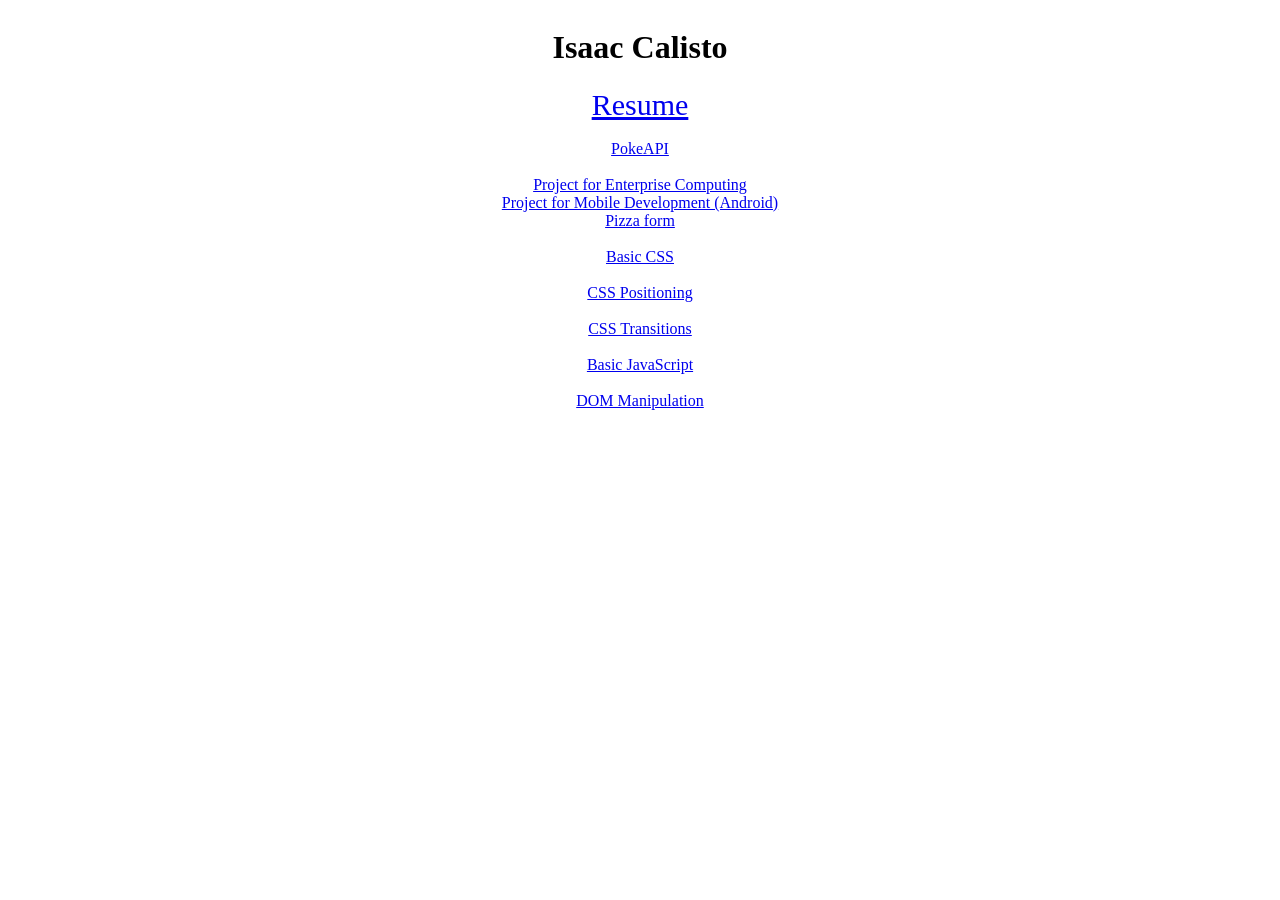
<file: index.html>
<!DOCTYPE html>
<html lang="en">
  <head>
    <link rel="stylesheet" href="index_stylesheet.css">
    <title>Isaac's Index</title>
  </head>


  <body>
    <h1>Isaac Calisto</h1>
    <div id="links">
      <a id="Resume" href="webdev/Resume.html">Resume</a><br>
      <a href="webdev/pokeAPIhtml.html">PokeAPI</a><br>
      <a href="webdev/EnterpriseSQL.html">Project for Enterprise Computing</a>
      <a href="webdev/minesweeper.html">Project for Mobile Development (Android)</a>
      <a href="webdev/Tables and Forms.html">Pizza form</a><br>
      <a href="webdev/5_CSS1.html">Basic CSS</a><br>
      <a href="webdev/html-3.html">CSS Positioning</a><br>
      <a href="webdev/html-6.html">CSS Transitions</a><br>
      <a href="webdev/html-76bbe60a-a95c-4401-a4fe-5713c2930046.html">Basic JavaScript</a><br>
      <a href="webdev/html-9a0cf471-79a7-448c-9921-0223f4d41e38.html">DOM Manipulation</a><br>
    </div>
  </body>
</html>
</file>
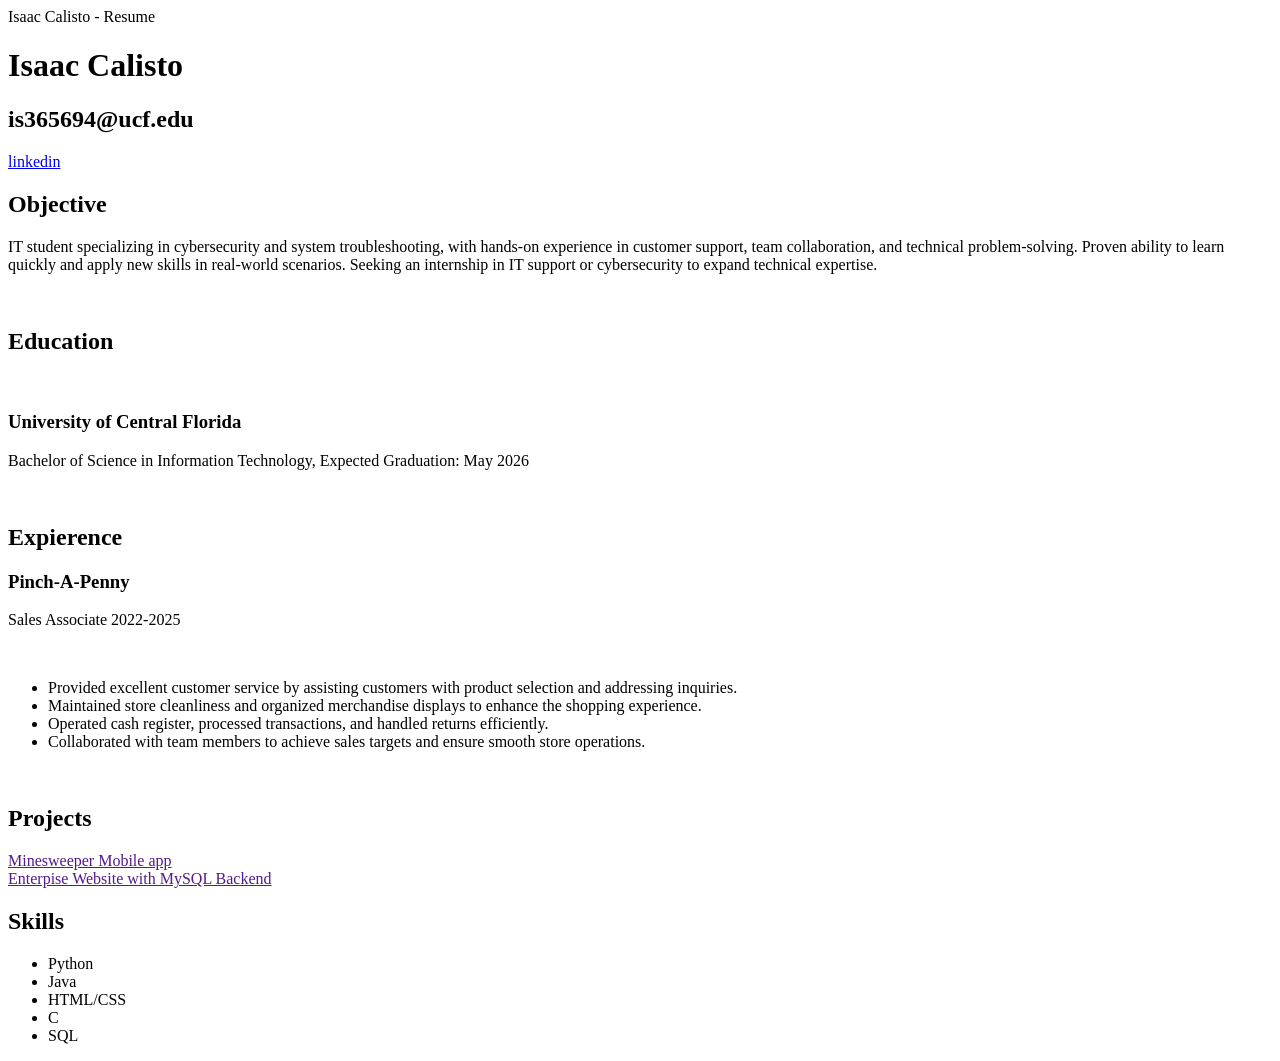
<file: Resume.html>
<!DOCTYPE html>
<html lang="en">

<head>
  Isaac Calisto - Resume
</head>
<body>

  <h1>Isaac Calisto</h1>
  <h2>is365694@ucf.edu</h2>
  <a href="www.linkedin.com/in/isaac-calisto-14b9642b3">linkedin</a>
  <br>
  <h2>Objective</h2>
  <p>IT student specializing in cybersecurity and system troubleshooting, with hands-on experience in customer support, team collaboration, and technical problem-solving. Proven ability to learn quickly and apply new skills in real-world scenarios. Seeking an internship in IT support or cybersecurity to expand technical expertise.</p>
  <br>
  <h2>Education</h2><br>
  <h3>University of Central Florida</h3>
  <p>Bachelor of Science in Information Technology, Expected Graduation: May 2026</p>
  <br>
  <h2>Expierence</h2>
  <h3>Pinch-A-Penny</h3>
  <p>Sales Associate 2022-2025</p>
  <br>
  <ul>
    <li>Provided excellent customer service by assisting customers with product selection and addressing inquiries.</li>
    <li>Maintained store cleanliness and organized merchandise displays to enhance the shopping experience.</li>
    <li>Operated cash register, processed transactions, and handled returns efficiently.</li>
    <li>Collaborated with team members to achieve sales targets and ensure smooth store operations.</li>
  </ul>
  <br>
  <h2>Projects</h2>
  <a href="">Minesweeper Mobile app</a><br>
  <a href="">Enterpise Website with MySQL Backend</a><br>

  <h2>Skills</h2>
  <ul>
    <li>Python</li>
    <li>Java</li>
    <li>HTML/CSS</li>
    <li>C</li>
    <li>SQL</li>
  </ul>
</file>
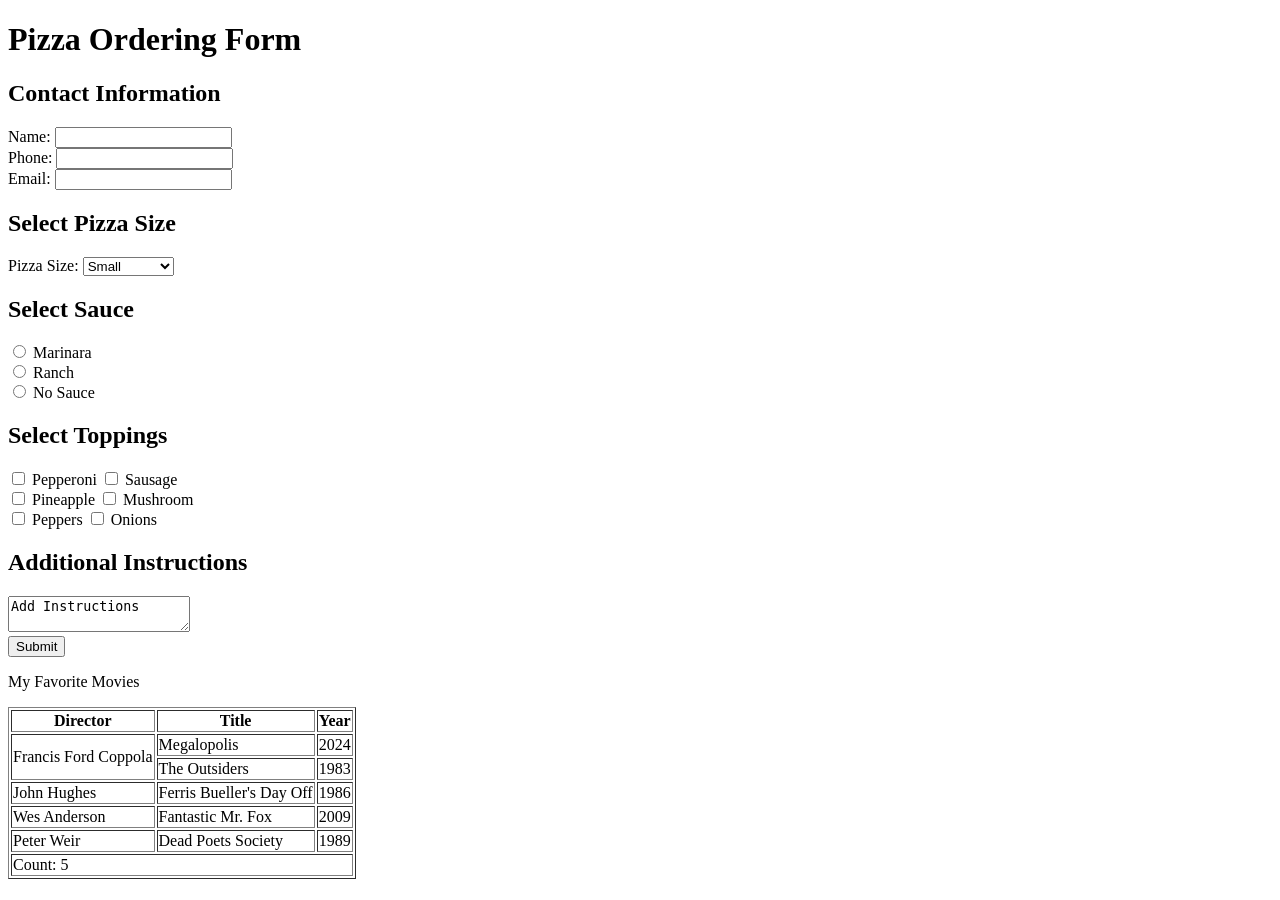
<file: Tables and Forms.html>
<!DOCTYPE html>
<html>
<head>
  <title>Pizza Ordering Form</title>
</head>

<body>

  <h1> Pizza Ordering Form</h1>
  <h2>Contact Information</h2>
  <form>

    <label>Name:</label>
    <input type="text" required> <br>
    <label>Phone:</label>
    <input type="tel" required> <br>
    <label>Email:</label>
    <input type="email" required> <br>

    <h2>Select Pizza Size</h2>

    <label>Pizza Size:</label>
    <select name="Pizza" required>
      <option>Small</option>
      <option>Medium</option>
      <option>Large</option>
      <option>Extra Large</option>
    </select>

    <h2>Select Sauce</h2>
    <input type="radio" required>
    <label>Marinara</label> <br>
    <input type="radio" required>
    <label>Ranch</label> <br>
    <input type="radio" required>
    <label>No Sauce</label><br>

  

  

    <h2>Select Toppings</h2>

    <input type="checkbox">
    <label>Pepperoni</label>
    <input type="checkbox">
    <label>Sausage</label><br>
    <input type="checkbox">
    <label>Pineapple</label>
    <input type="checkbox">
    <label>Mushroom</label><br>
    <input type="checkbox">
    <label>Peppers</label>
    <input type="checkbox">
    <label>Onions</label><br>

    <h2>Additional Instructions</h2>
    <textarea>Add Instructions</textarea>
    <br>


    <button type="submit">Submit</button>
    <br>
  </form>

  <p>My Favorite Movies</p>

  <table border="1">
    <tr>
      <th>Director</th>
      <th>Title</th>
      <th>Year</th>
    </tr>
    <tr>
      <td rowspan="2">Francis Ford Coppola</td>
      <td>Megalopolis</td>
      <td>2024</td>
    </tr>
    <tr>
      <td>The Outsiders</td>
      <td>1983</td>
    </tr>
    <tr>
      <td>John Hughes</td>
      <td>Ferris Bueller's Day Off</td>
      <td>1986</td>
    </tr>
    <tr>
      <td>Wes Anderson</td>
      <td>Fantastic Mr. Fox</td>
      <td>2009</td>
    </tr>
    <tr>
      <td>Peter Weir</td>
      <td>Dead Poets Society</td>
      <td>1989</td>
    </tr>
    <tr>
      <td colspan="3"> Count: 5</td>
    </tr>
  </table>

</body>


</html>
</file>
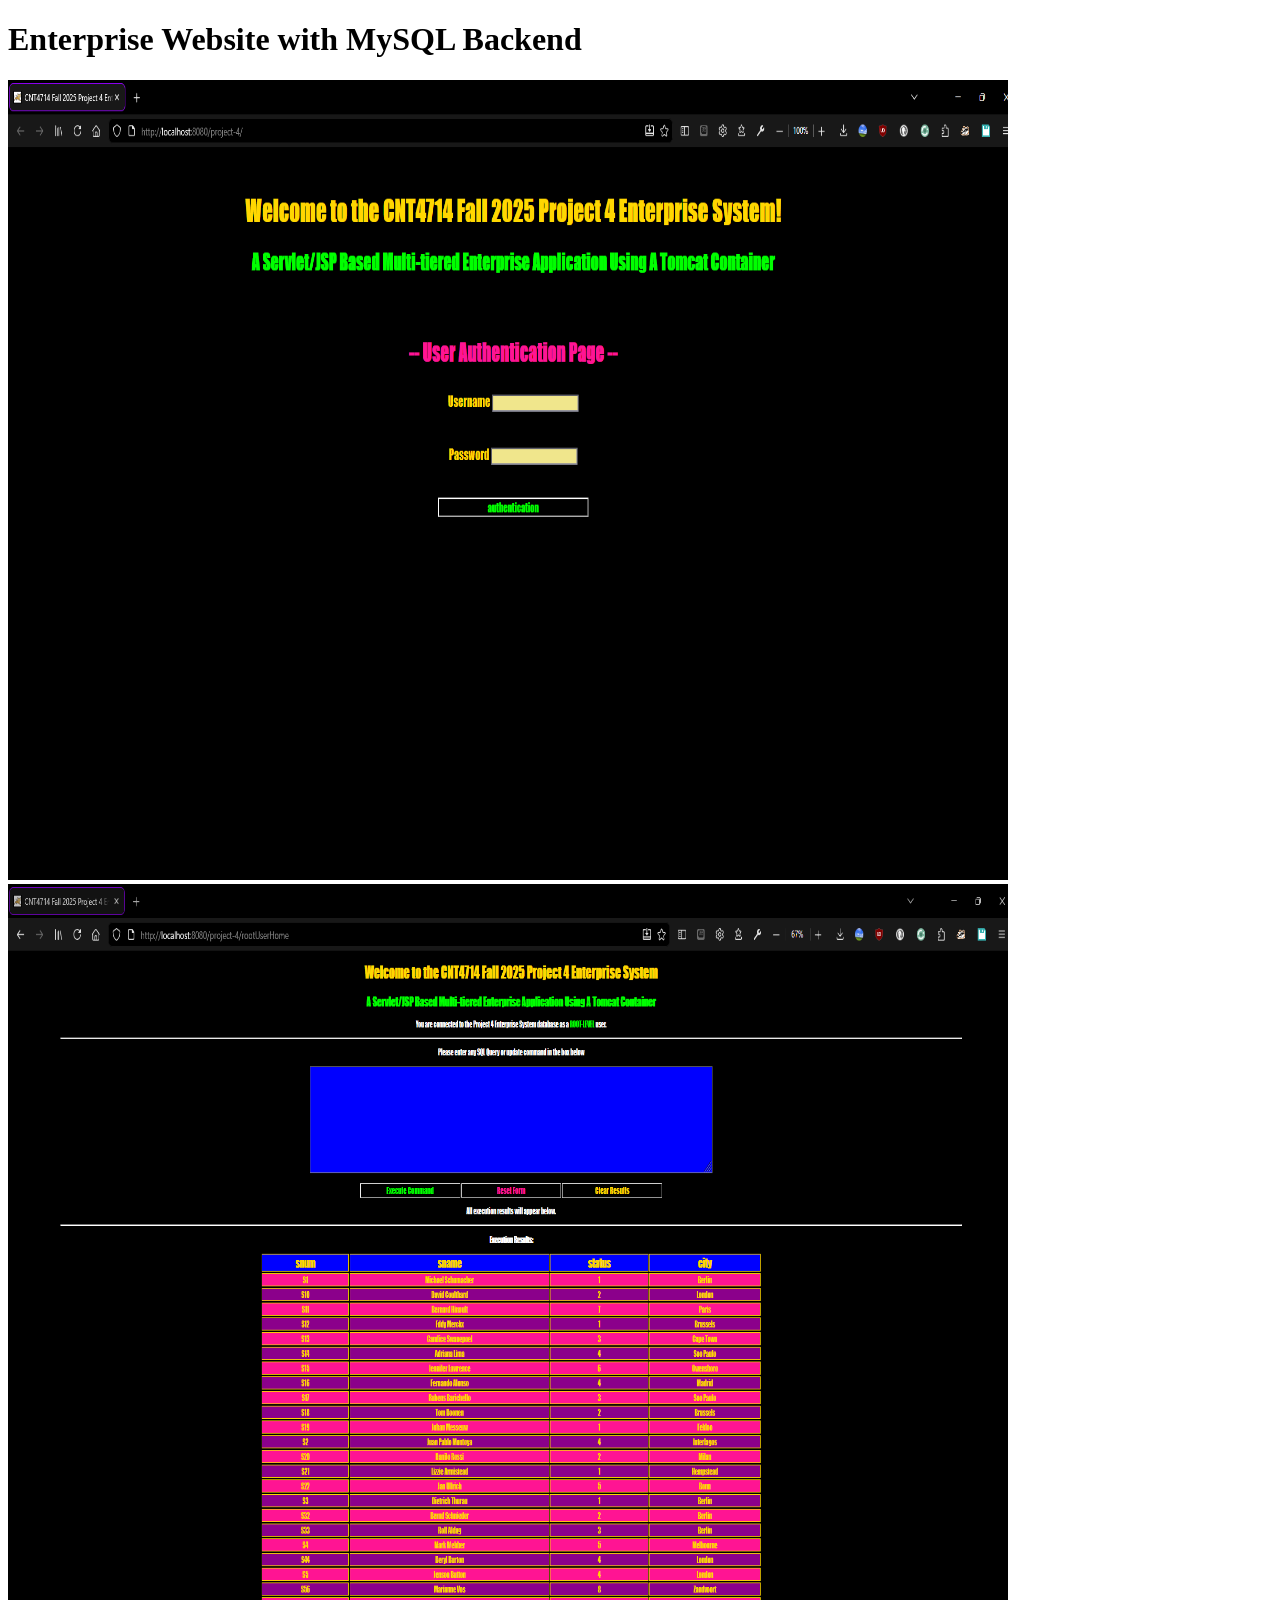
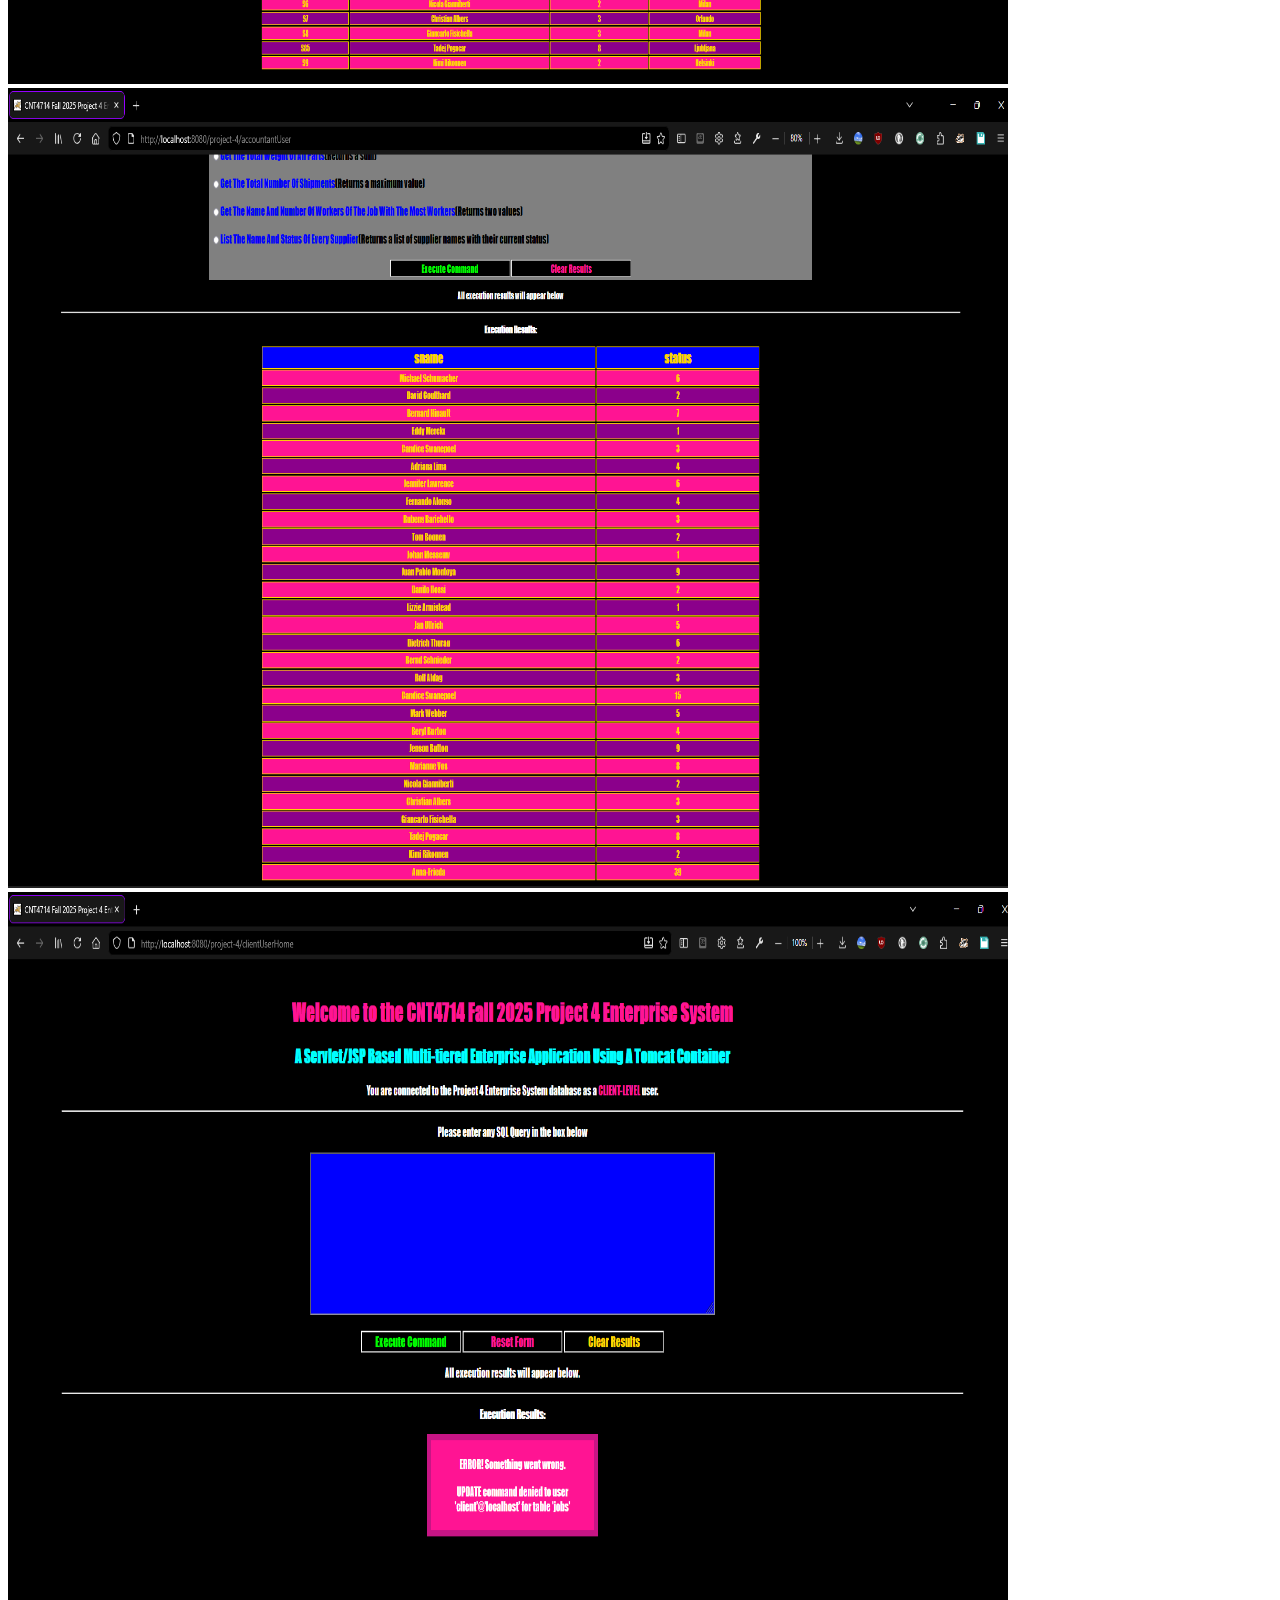
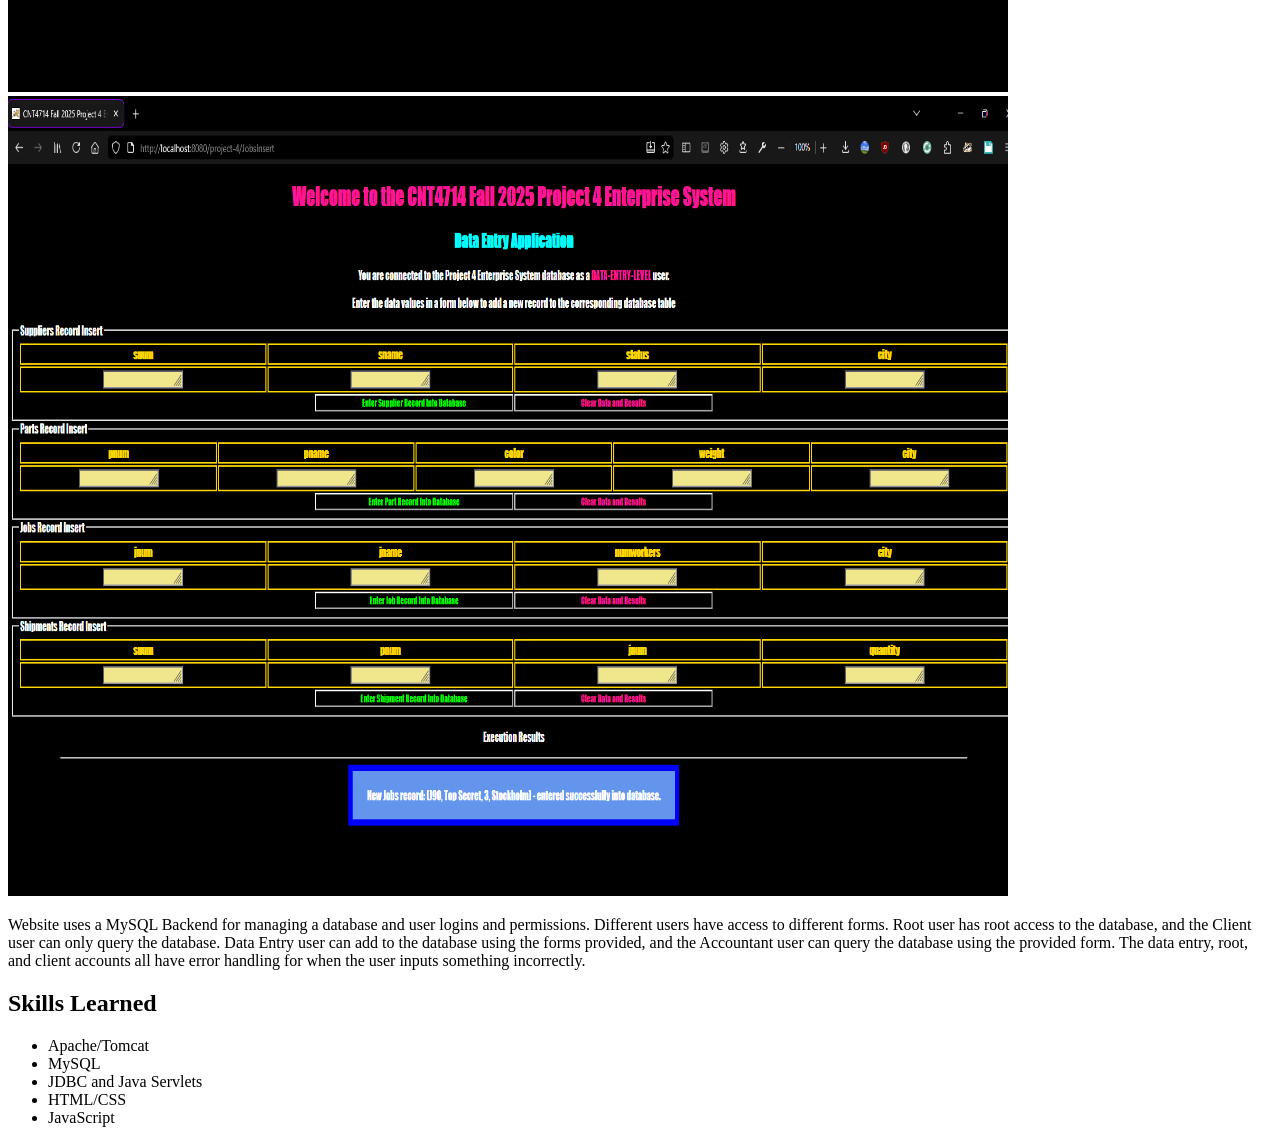
<file: web dev/EnterpriseSQL.html>
<!DOCTYPE html>
<html lang="en">

<head>
  <title>Enterpise Wesbite with MySQL Backend</title>
</head>
<body>
  <h1>Enterprise Website with MySQL Backend</h1>
  <img src="/web dev/enterprise_pics/login page.png" alt="login page" style="width: 1000px; height: 800px;">
  <img src="/web dev/enterprise_pics/Command 2A.png" alt="SQL table" style="width: 1000px; height: 800px;">
  <img src="/web dev/enterprise_pics/Command 5.png" alt="form for displaying specific data" style="width: 1000px; height: 800px;">
  <img src="/web dev/enterprise_pics/Command 2.png" alt="error handling" style="width: 1000px; height: 800px;">
  <img src="/web dev/enterprise_pics/Command 4.png" alt="form for adding data" style="width: 1000px; height: 800px;">
  
  <p>Website uses a MySQL Backend for managing a database and user logins and permissions. Different users have access to different forms. Root user has root access to the database, and the Client user can only query the database. Data Entry user can add to the database using the forms provided, and the Accountant user can query the database using the provided form. The data entry, root, and client accounts all have error handling for when the user inputs something incorrectly.</p>
  <h2>Skills Learned</h2>
  <ul>
    <li>Apache/Tomcat</li>
    <li>MySQL</li>
    <li>JDBC and Java Servlets</li>
    <li>HTML/CSS</li>
    <li>JavaScript</li>
  </ul>



</body>
</html>
</file>
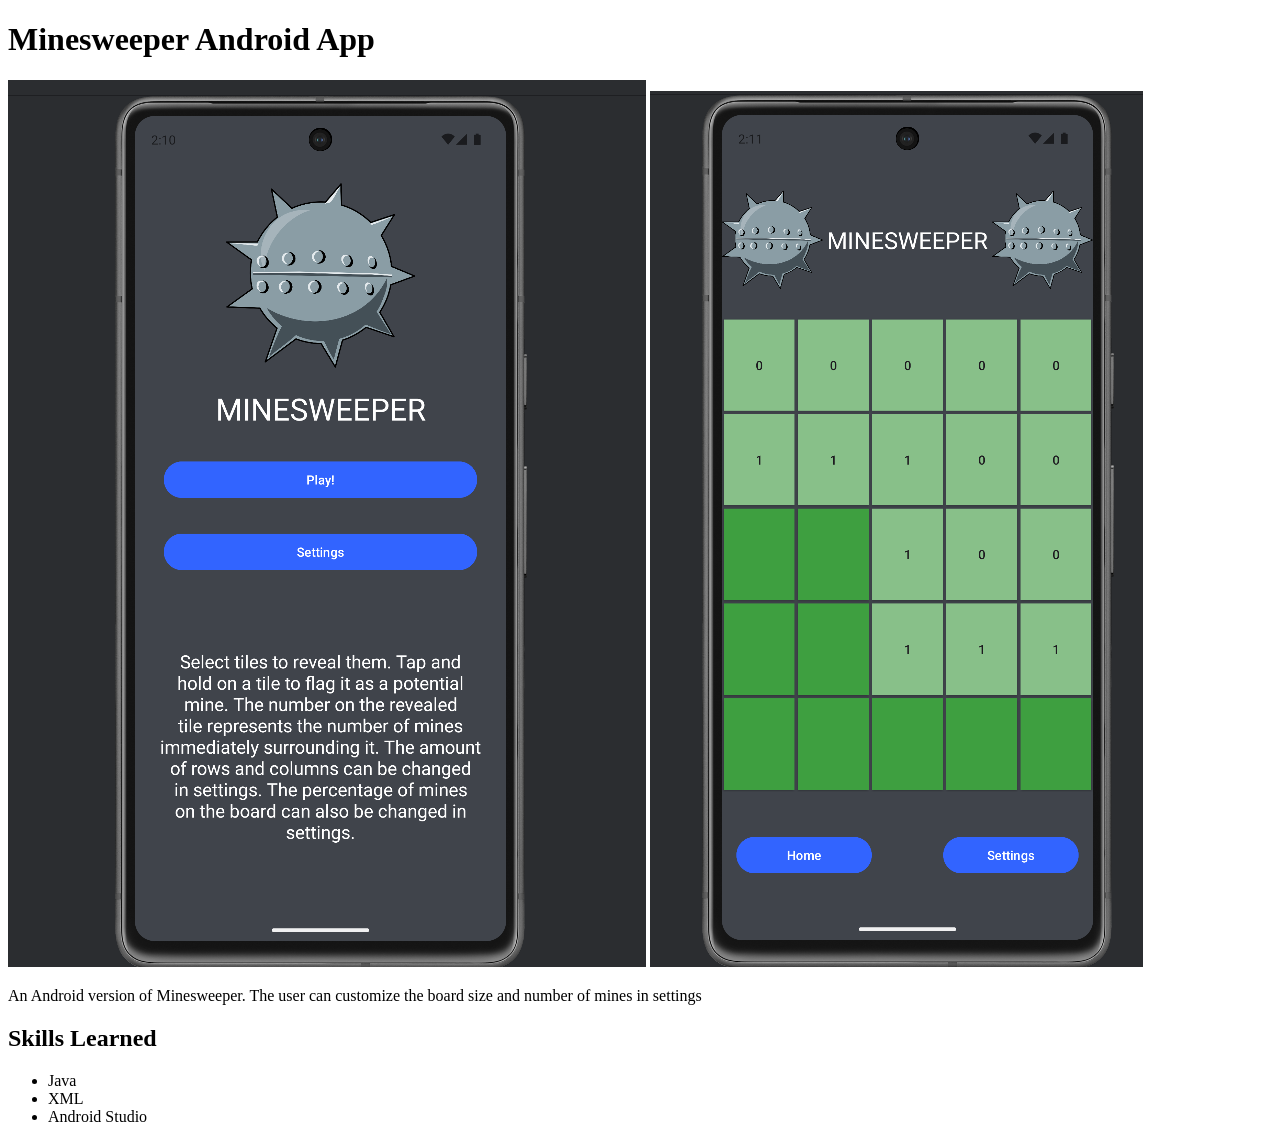
<file: web dev/minesweeper.html>
<!DOCTYPE html>
<html lang="en">

<head>
  <title>Minesweeper</title>
</head>
<body>
  <h1>Minesweeper Android App</h1>
  <img src="/web dev/minesweeper_pics/minesweeper1.png" alt="intro screen">
  <img src="/web dev/minesweeper_pics/minesweeper2.png" alt="gameplay">

  <p>An Android version of Minesweeper. The user can customize the board size and number of mines in settings</p>
  <h2>Skills Learned</h2>
  <ul>
    <li>Java</li>
    <li>XML</li>
    <li>Android Studio</li>
  </ul>



</body>
</file>
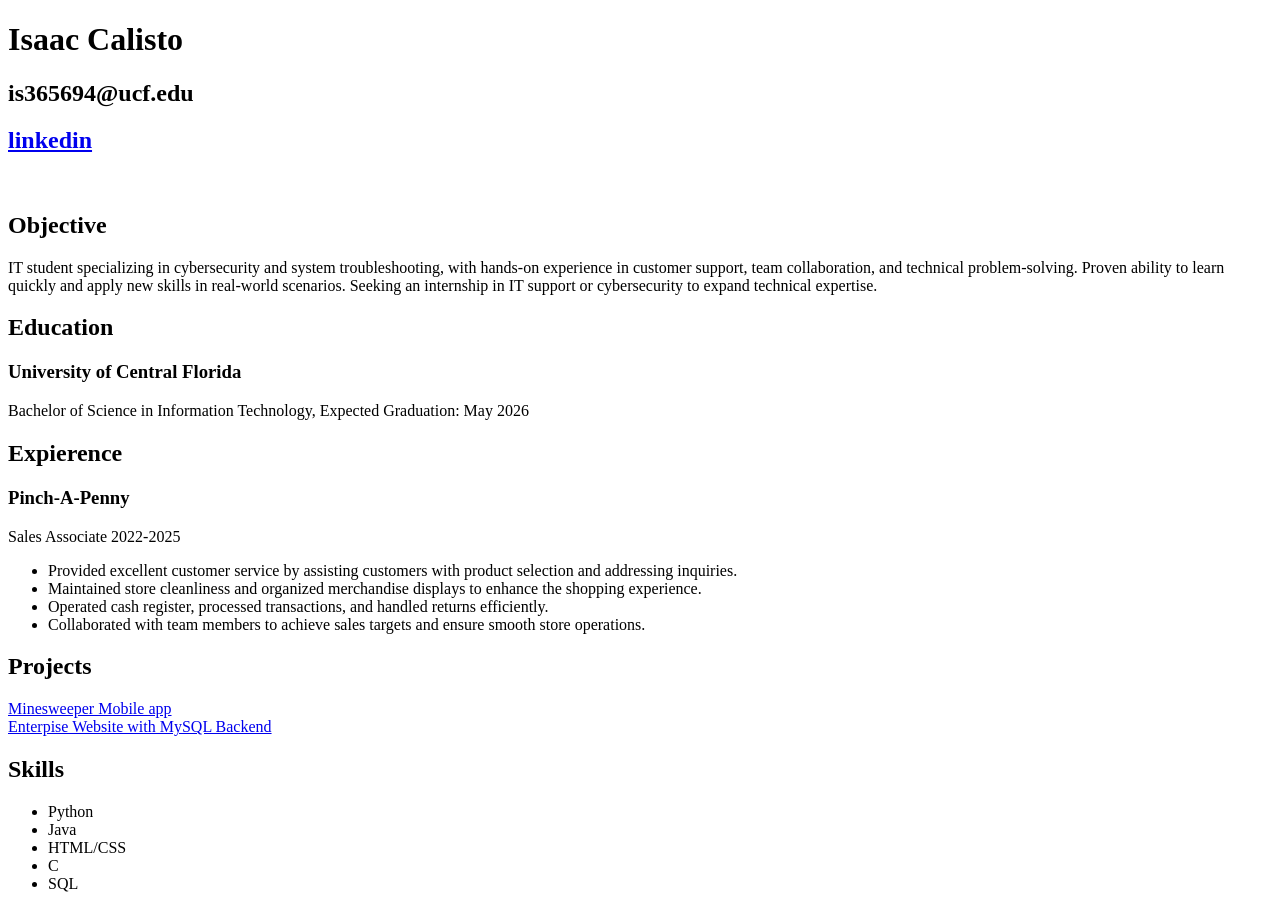
<file: web dev/Resume.html>
<!DOCTYPE html>
<html lang="en">

<head>
  <title>Isaac Calisto - Resume</title> 
</head>
<body>

  <h1>Isaac Calisto</h1>
  <h2>is365694@ucf.edu</h2>
  <h2><a href="www.linkedin.com/in/isaac-calisto-14b9642b3">linkedin</a></h2>
  <br>
  <h2>Objective</h2>
  <p>IT student specializing in cybersecurity and system troubleshooting, with hands-on experience in customer support, team collaboration, and technical problem-solving. Proven ability to learn quickly and apply new skills in real-world scenarios. Seeking an internship in IT support or cybersecurity to expand technical expertise.</p>
  <h2>Education</h2>
  <h3>University of Central Florida</h3>
  <p>Bachelor of Science in Information Technology, Expected Graduation: May 2026</p>
  <h2>Expierence</h2>
  <h3>Pinch-A-Penny</h3>
  <p>Sales Associate 2022-2025</p>
  <ul>
    <li>Provided excellent customer service by assisting customers with product selection and addressing inquiries.</li>
    <li>Maintained store cleanliness and organized merchandise displays to enhance the shopping experience.</li>
    <li>Operated cash register, processed transactions, and handled returns efficiently.</li>
    <li>Collaborated with team members to achieve sales targets and ensure smooth store operations.</li>
  </ul>
 
  <h2>Projects</h2>
  <a href="/web dev/minesweeper.html">Minesweeper Mobile app</a><br>
  <a href="/web dev/EnterpriseSQL.html">Enterpise Website with MySQL Backend</a><br>

  <h2>Skills</h2>
  <ul>
    <li>Python</li>
    <li>Java</li>
    <li>HTML/CSS</li>
    <li>C</li>
    <li>SQL</li>
  </ul>
</body>
</html>
</file>
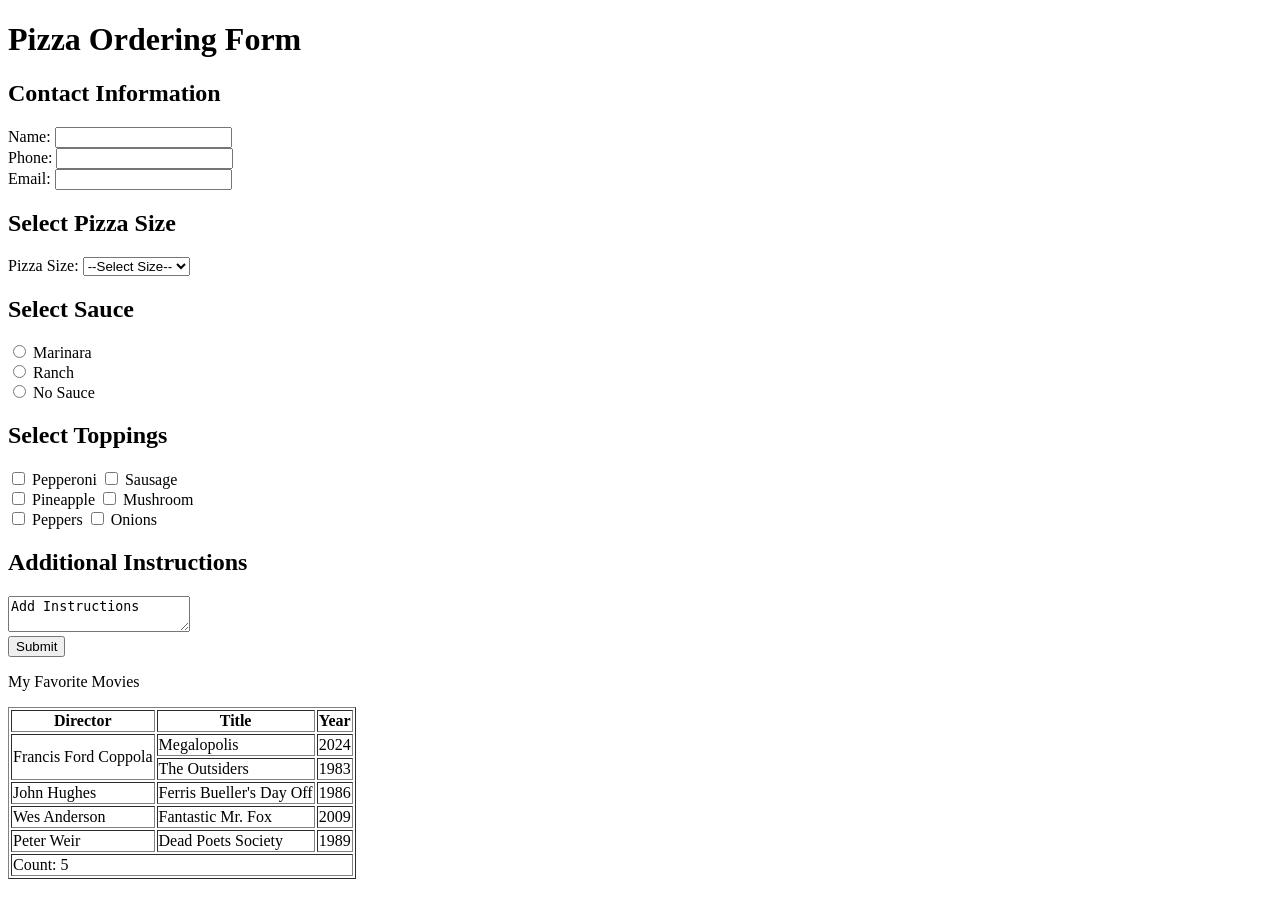
<file: web dev/Tables and Forms.html>
<!DOCTYPE html>
<html lang="en">
<head>
  <title>Pizza Ordering Form</title>
</head>

<body>

  <h1> Pizza Ordering Form</h1>
  <h2>Contact Information</h2>
  <form>

    <label>Name:</label>
    <input type="text" required> <br>
    <label>Phone:</label>
    <input type="tel" required> <br>
    <label>Email:</label>
    <input type="email" required> <br>

    <h2>Select Pizza Size</h2>

    <label>Pizza Size:</label>
    <select required>
      <option value="">--Select Size--</option>
      <option value="Medium">Medium</option>
      <option value="Large">Large</option>
      <option value="XLarge">XLarge</option>
    </select>

    <h2>Select Sauce</h2>
    <input type="radio" name = "size" required>
    <label>Marinara</label> <br>
    <input type="radio" name = "size">
    <label>Ranch</label> <br>
    <input type="radio" name = "size">
    <label>No Sauce</label><br>

  

  

    <h2>Select Toppings</h2>

    <input type="checkbox">
    <label>Pepperoni</label>
    <input type="checkbox">
    <label>Sausage</label><br>
    <input type="checkbox">
    <label>Pineapple</label>
    <input type="checkbox">
    <label>Mushroom</label><br>
    <input type="checkbox">
    <label>Peppers</label>
    <input type="checkbox">
    <label>Onions</label><br>

    <h2>Additional Instructions</h2>
    <textarea>Add Instructions</textarea>
    <br>


    <button type="submit">Submit</button>
    <br>
  </form>

  <p>My Favorite Movies</p>

  <table border="1">
    <tr>
      <th>Director</th>
      <th>Title</th>
      <th>Year</th>
    </tr>
    <tr>
      <td rowspan="2">Francis Ford Coppola</td>
      <td>Megalopolis</td>
      <td>2024</td>
    </tr>
    <tr>
      <td>The Outsiders</td>
      <td>1983</td>
    </tr>
    <tr>
      <td>John Hughes</td>
      <td>Ferris Bueller's Day Off</td>
      <td>1986</td>
    </tr>
    <tr>
      <td>Wes Anderson</td>
      <td>Fantastic Mr. Fox</td>
      <td>2009</td>
    </tr>
    <tr>
      <td>Peter Weir</td>
      <td>Dead Poets Society</td>
      <td>1989</td>
    </tr>
    <tr>
      <td colspan="3"> Count: 5</td>
    </tr>
  </table>

</body>


</html>
</file>
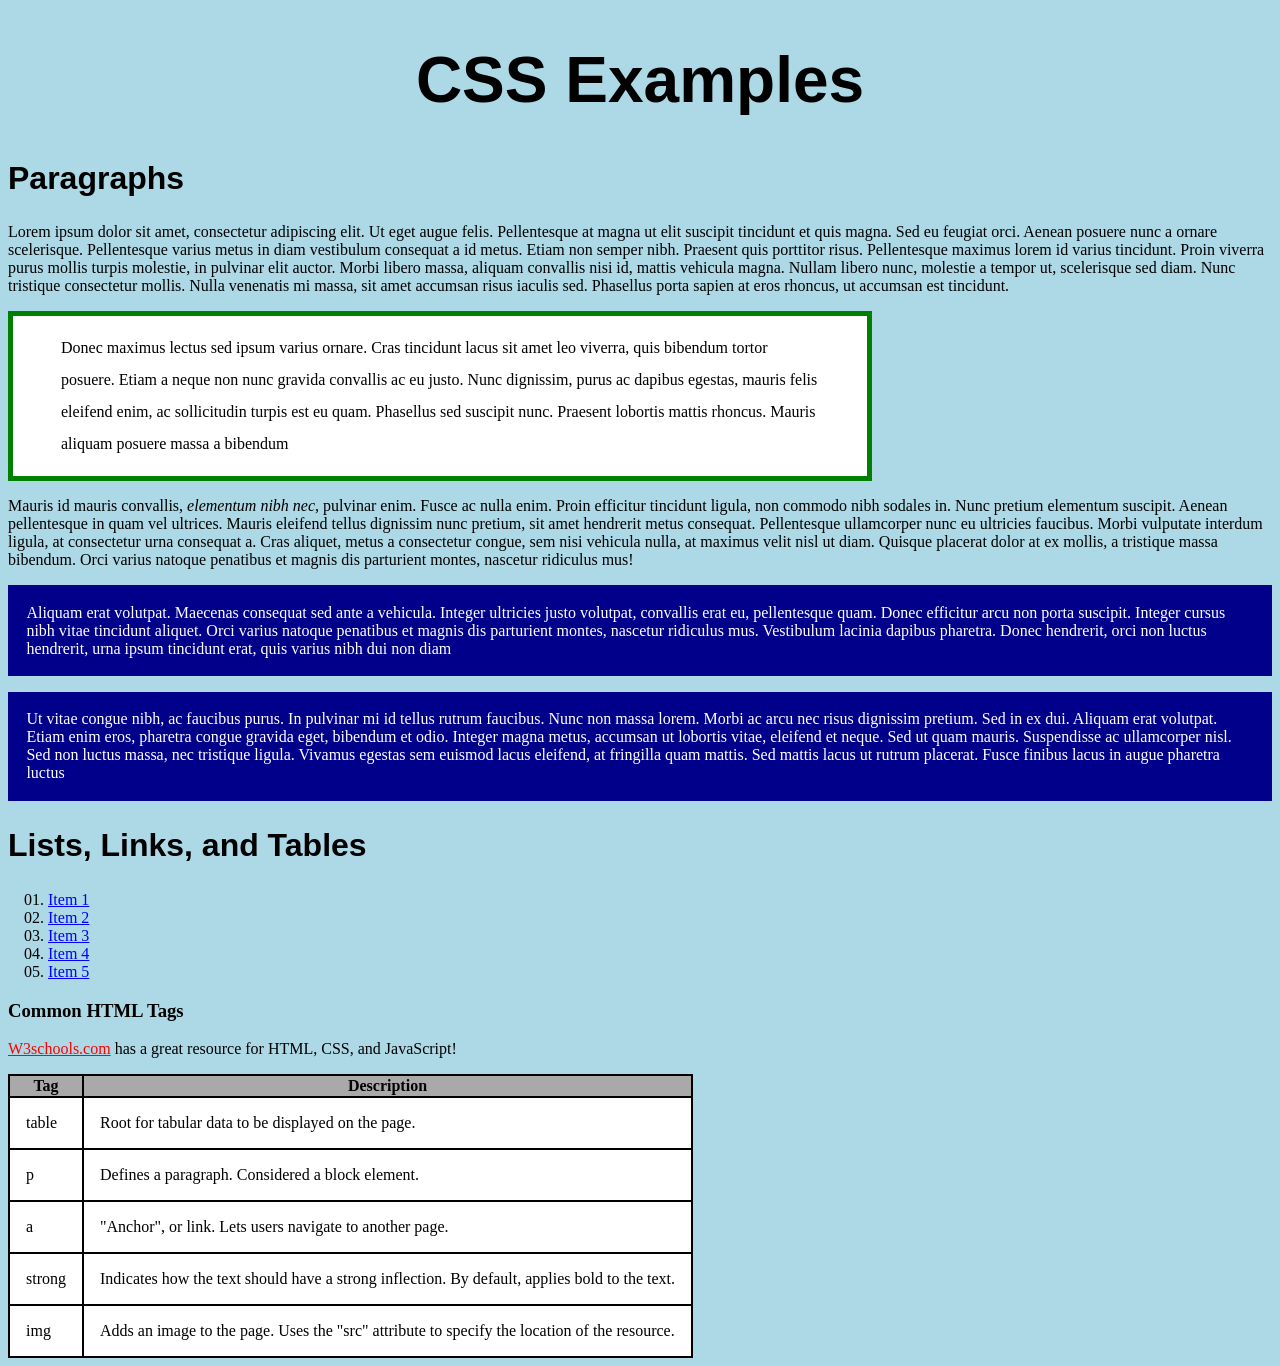
<file: webdev/5_CSS1.html>
<!DOCTYPE html>

<html lang="en">
	<head>
		<title>CSS Examples</title>
		<link rel="stylesheet" href="css1.css">
	</head>
	
	<body>
		<h1>CSS Examples</h1>
		
		<article>
		<h2>Paragraphs</h2>
			<section>
				<p>Lorem ipsum dolor sit amet, consectetur adipiscing elit. Ut eget augue felis. Pellentesque at magna ut elit suscipit tincidunt et quis magna. Sed eu feugiat orci. Aenean posuere nunc a ornare scelerisque. Pellentesque varius metus in diam vestibulum consequat a id metus. Etiam non semper nibh. Praesent quis porttitor risus. Pellentesque maximus lorem id varius tincidunt. Proin viverra purus mollis turpis molestie, in pulvinar elit auctor. Morbi libero massa, aliquam convallis nisi id, mattis vehicula magna. Nullam libero nunc, molestie a tempor ut, scelerisque sed diam. Nunc tristique consectetur mollis. Nulla venenatis mi massa, sit amet accumsan risus iaculis sed. Phasellus porta sapien at eros rhoncus, ut accumsan est tincidunt.</p>
				<p id="paragraph2">Donec maximus lectus sed ipsum varius ornare. Cras tincidunt lacus sit amet leo viverra, quis bibendum tortor posuere. Etiam a neque non nunc gravida convallis ac eu justo. Nunc dignissim, purus ac dapibus egestas, mauris felis eleifend enim, ac sollicitudin turpis est eu quam. Phasellus sed suscipit nunc. Praesent lobortis mattis rhoncus. Mauris aliquam posuere massa a bibendum</p>
			</section>
			<section>
				<p>Mauris id mauris convallis, <em>elementum nibh nec</em>, pulvinar enim. Fusce ac nulla enim. Proin efficitur tincidunt ligula, non commodo nibh sodales in. Nunc pretium elementum suscipit. Aenean pellentesque in quam vel ultrices. Mauris eleifend tellus dignissim nunc pretium, sit amet hendrerit metus consequat. Pellentesque ullamcorper nunc eu ultricies faucibus. Morbi vulputate interdum ligula, at consectetur urna consequat a. Cras aliquet, metus a consectetur congue, sem nisi vehicula nulla, at maximus velit nisl ut diam. Quisque placerat dolor at ex mollis, a tristique massa bibendum. Orci varius natoque penatibus et magnis dis parturient montes, nascetur ridiculus mus!</p>
				<p class="blue">Aliquam erat volutpat. Maecenas consequat sed ante a vehicula. Integer ultricies justo volutpat, convallis erat eu, pellentesque quam. Donec efficitur arcu non porta suscipit. Integer cursus nibh vitae tincidunt aliquet. Orci varius natoque penatibus et magnis dis parturient montes, nascetur ridiculus mus. Vestibulum lacinia dapibus pharetra. Donec hendrerit, orci non luctus hendrerit, urna ipsum tincidunt erat, quis varius nibh dui non diam</p>
				<p class="blue">Ut vitae congue nibh, ac faucibus purus. In pulvinar mi id tellus rutrum faucibus. Nunc non massa lorem. Morbi ac arcu nec risus dignissim pretium. Sed in ex dui. Aliquam erat volutpat. Etiam enim eros, pharetra congue gravida eget, bibendum et odio. Integer magna metus, accumsan ut lobortis vitae, eleifend et neque. Sed ut quam mauris. Suspendisse ac ullamcorper nisl. Sed non luctus massa, nec tristique ligula. Vivamus egestas sem euismod lacus eleifend, at fringilla quam mattis. Sed mattis lacus ut rutrum placerat. Fusce finibus lacus in augue pharetra luctus</p>
			</section>
		</article>
		
		<article>
			<h2>Lists, Links, and Tables</h2>
			<ol>
				<li><a href="#">Item 1</a></li>
				<li><a href="#">Item 2</a></li>
				<li><a href="#">Item 3</a></li>
				<li><a href="#">Item 4</a></li>
				<li><a href="#">Item 5</a></li>
			</ol>
			
			<section>
				<h3>Common HTML Tags</h3>
				
				<p><a href="http://www.w3schools.com" target="_blank">W3schools.com</a> has a great resource for HTML, CSS, and JavaScript!</p>
				
				<table>
					<tr>
						<th>Tag</th><th>Description</th>
					</tr>
					<tr>
						<td>table</td><td>Root for tabular data to be displayed on the page.</td>
					</tr>
					<tr>
						<td>p</td><td>Defines a paragraph.  Considered a block element.</td>
					</tr>
					<tr>
						<td>a</td><td>"Anchor", or link.  Lets users navigate to another page.</td>
					</tr>
					<tr>
						<td>strong</td><td>Indicates how the text should have a strong inflection.  By default, applies bold to the text.</td>
					</tr>
					<tr>
						<td>img</td><td>Adds an image to the page.  Uses the "src" attribute to specify the location of the resource.</td>
					</tr>
				</table>
			</section>
			
		</article>
	</body>
</html>
</file>
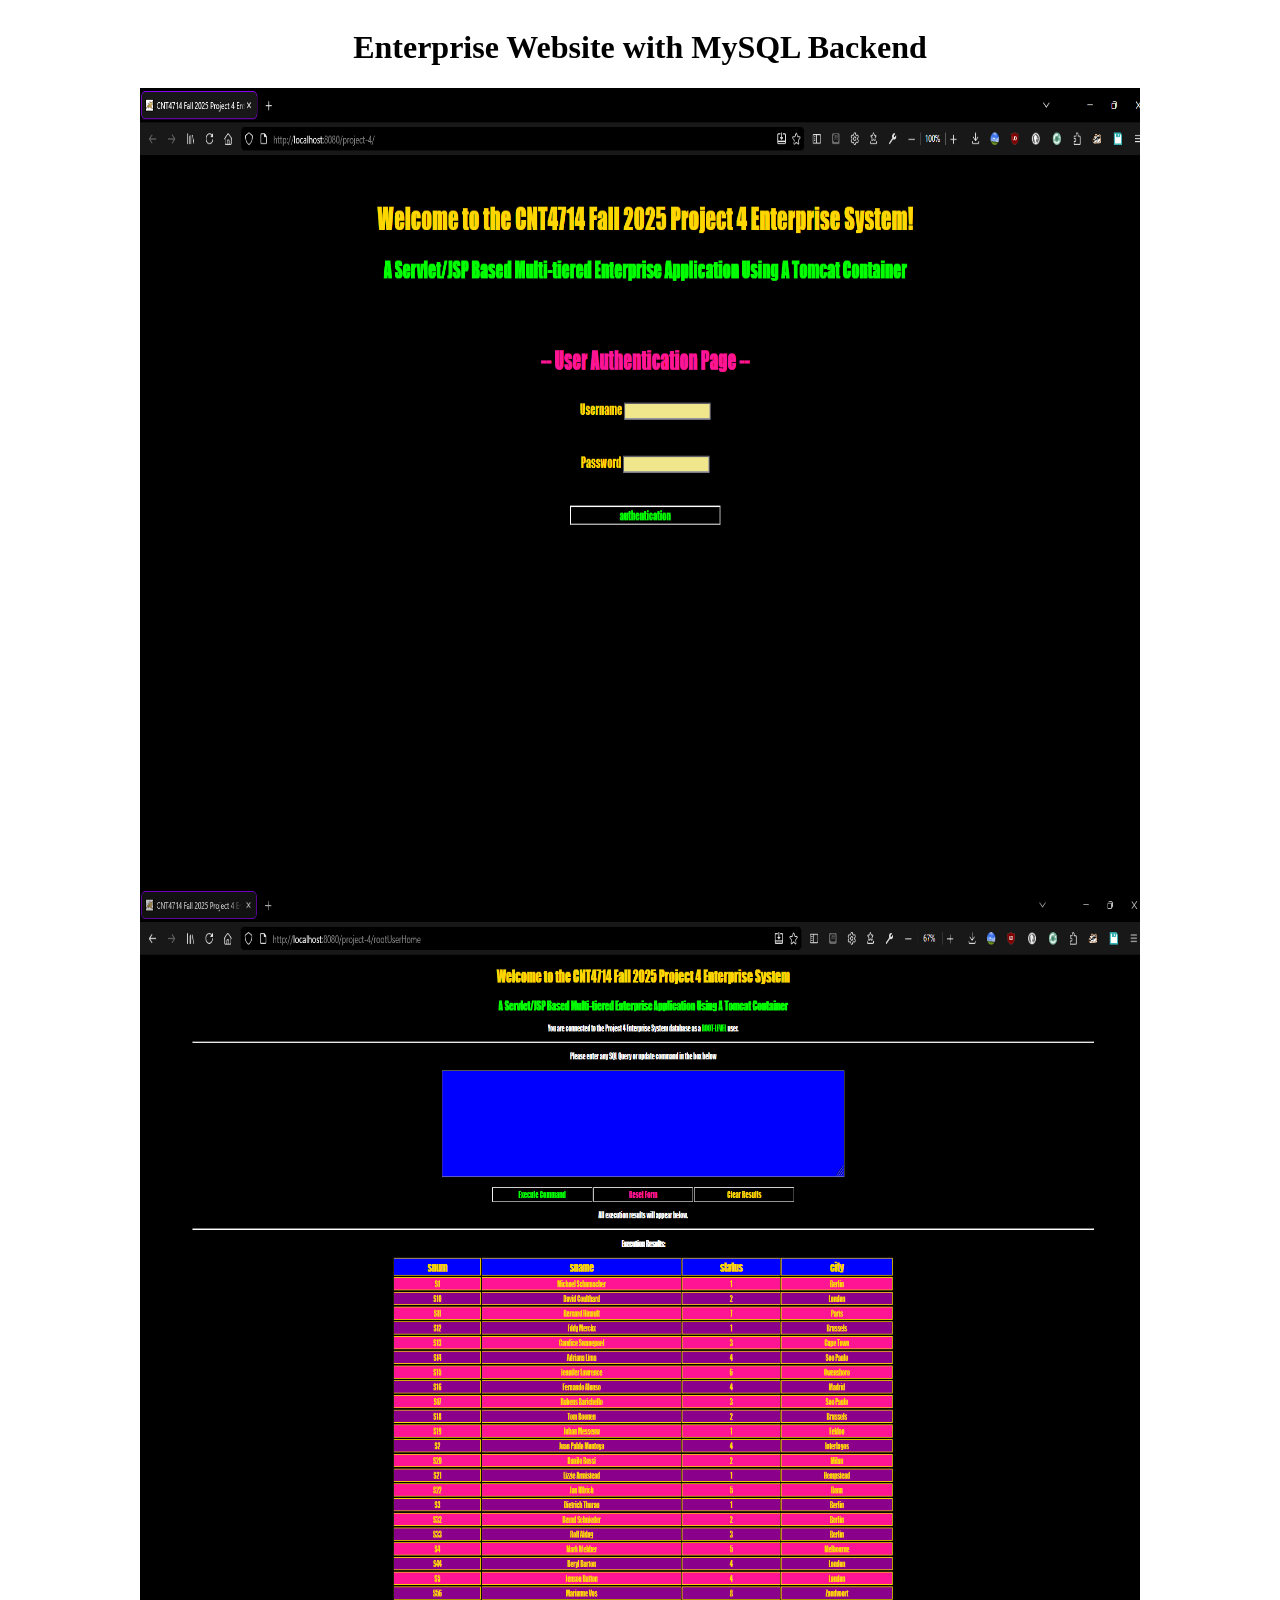
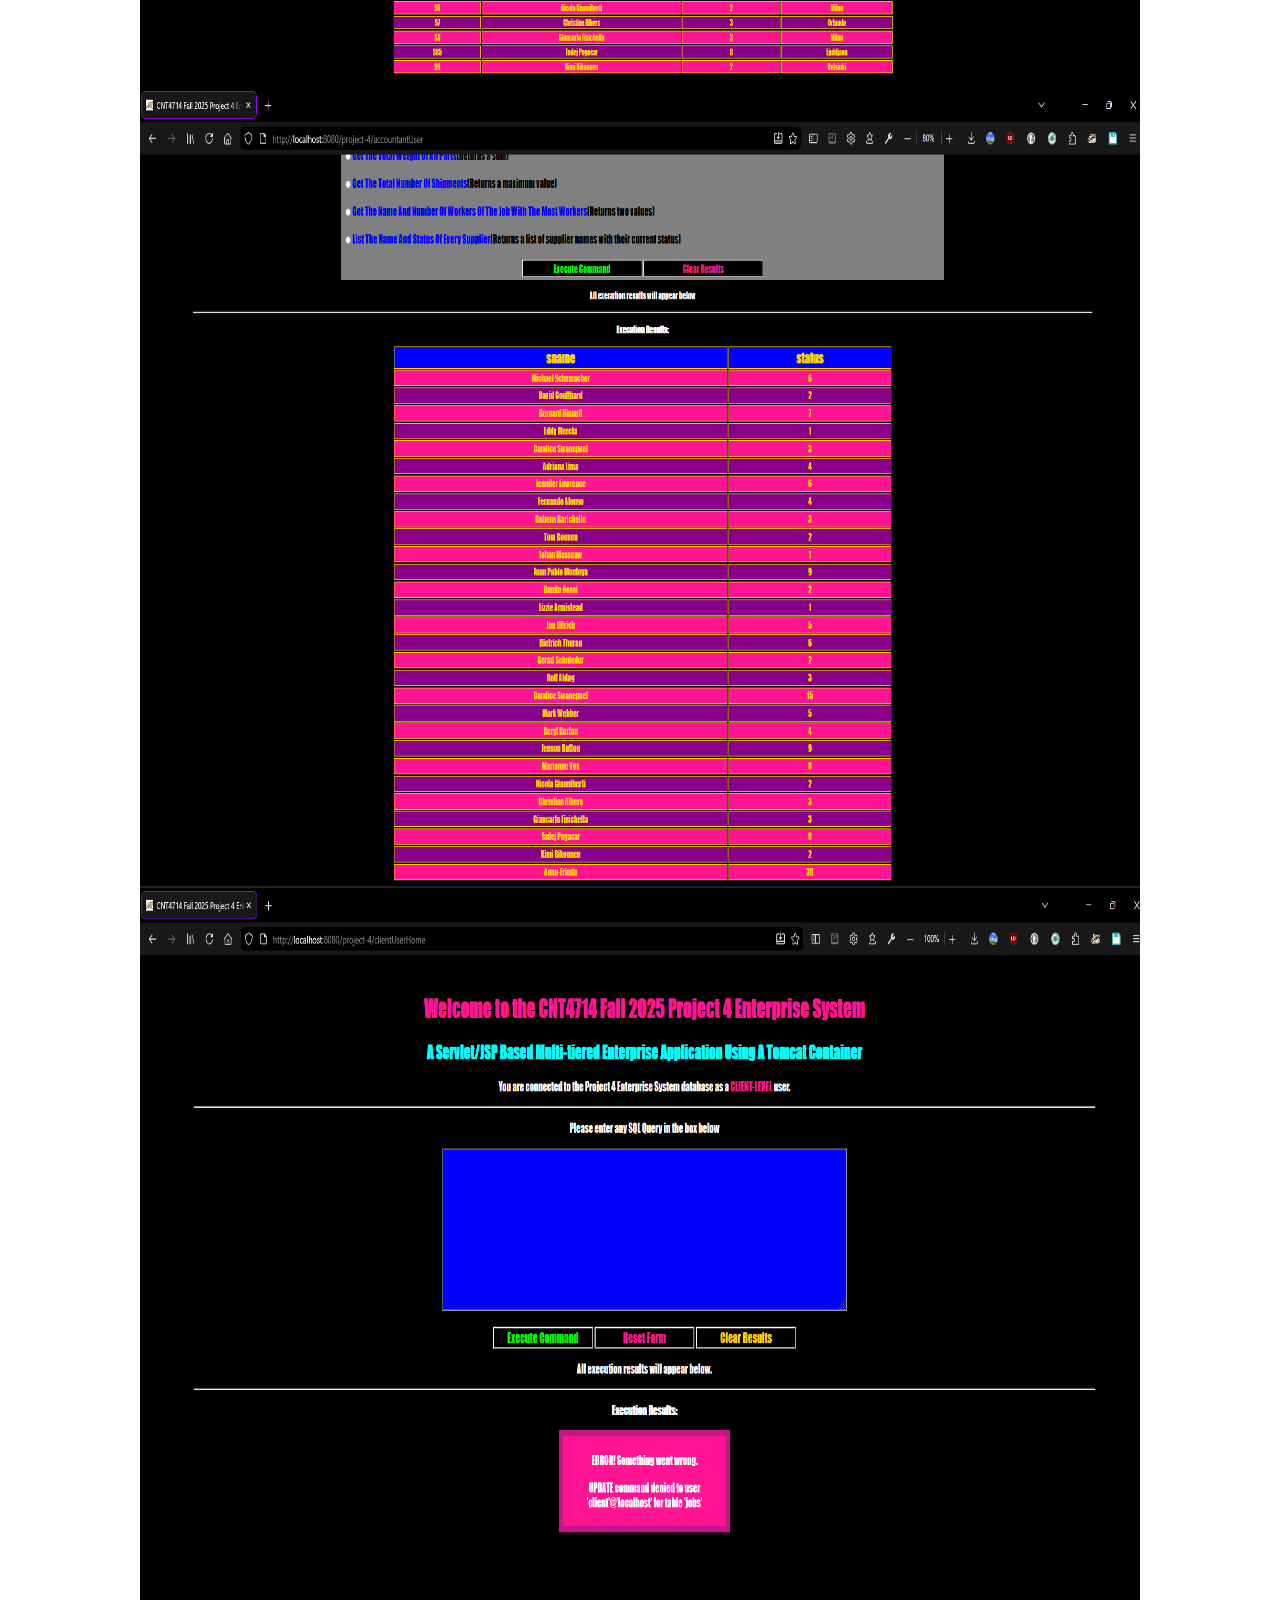
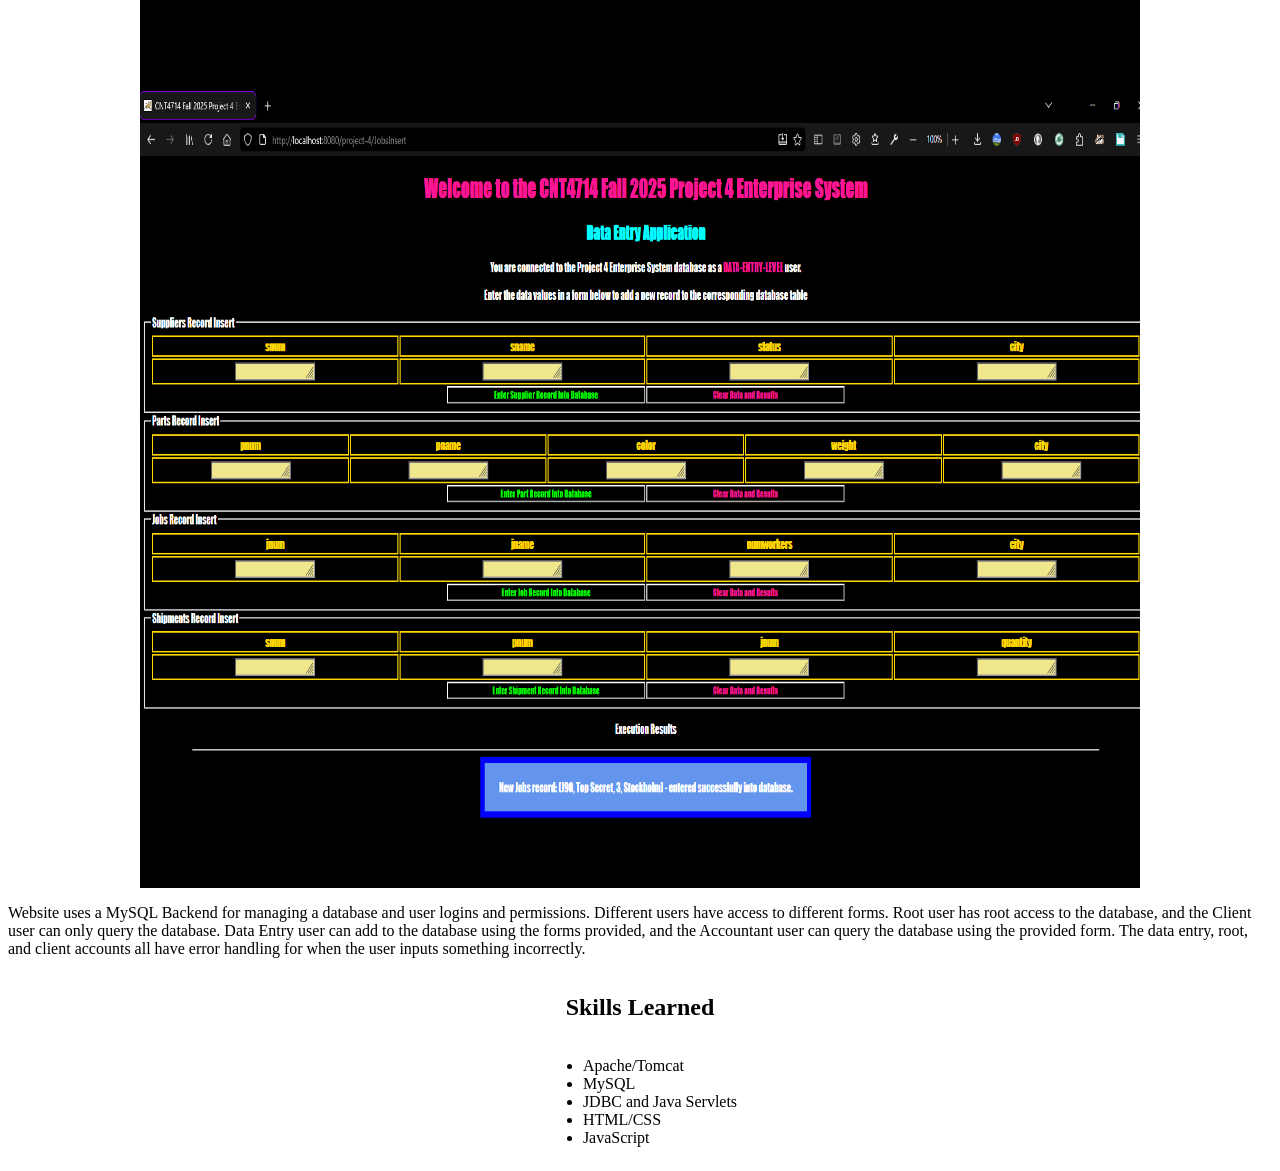
<file: webdev/EnterpriseSQL.html>
<!DOCTYPE html>
<html lang="en">

<head>
  <link rel="stylesheet" href="EnterpriseSQL.css">
  <title>Enterpise Wesbite with MySQL Backend</title>
</head>
<body>
  <h1>Enterprise Website with MySQL Backend</h1>
  <img src="/webdev/enterprise_pics/login page.png" alt="login page" style="width: 1000px; height: 800px;">
  <img src="/webdev/enterprise_pics/Command 2A.png" alt="SQL table" style="width: 1000px; height: 800px;">
  <img src="/webdev/enterprise_pics/Command 5.png" alt="form for displaying specific data" style="width: 1000px; height: 800px;">
  <img src="/webdev/enterprise_pics/Command 2.png" alt="error handling" style="width: 1000px; height: 800px;">
  <img src="/webdev/enterprise_pics/Command 4.png" alt="form for adding data" style="width: 1000px; height: 800px;">
  
  <p>Website uses a MySQL Backend for managing a database and user logins and permissions. Different users have access to different forms. Root user has root access to the database, and the Client user can only query the database. Data Entry user can add to the database using the forms provided, and the Accountant user can query the database using the provided form. The data entry, root, and client accounts all have error handling for when the user inputs something incorrectly.</p>
  <h2>Skills Learned</h2>
  <ul>
    <li>Apache/Tomcat</li>
    <li>MySQL</li>
    <li>JDBC and Java Servlets</li>
    <li>HTML/CSS</li>
    <li>JavaScript</li>
  </ul>



</body>
</html>
</file>
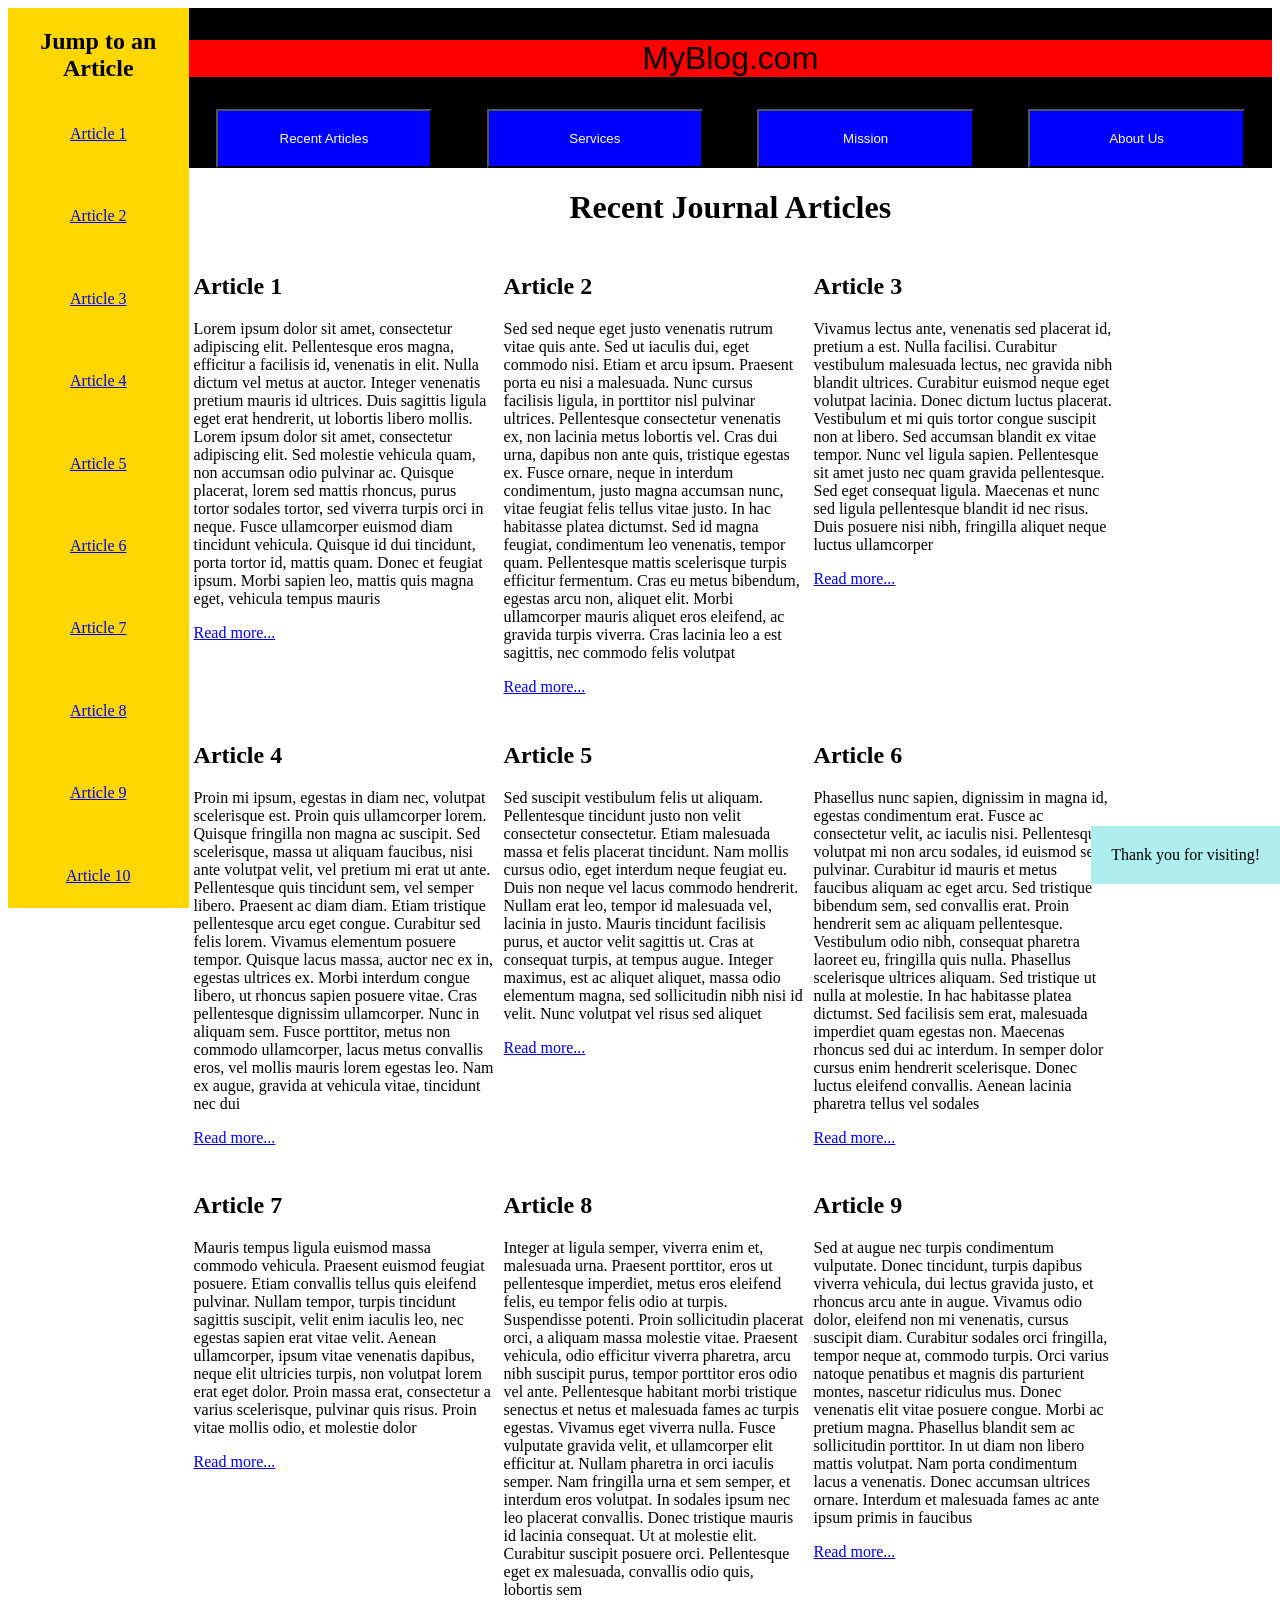
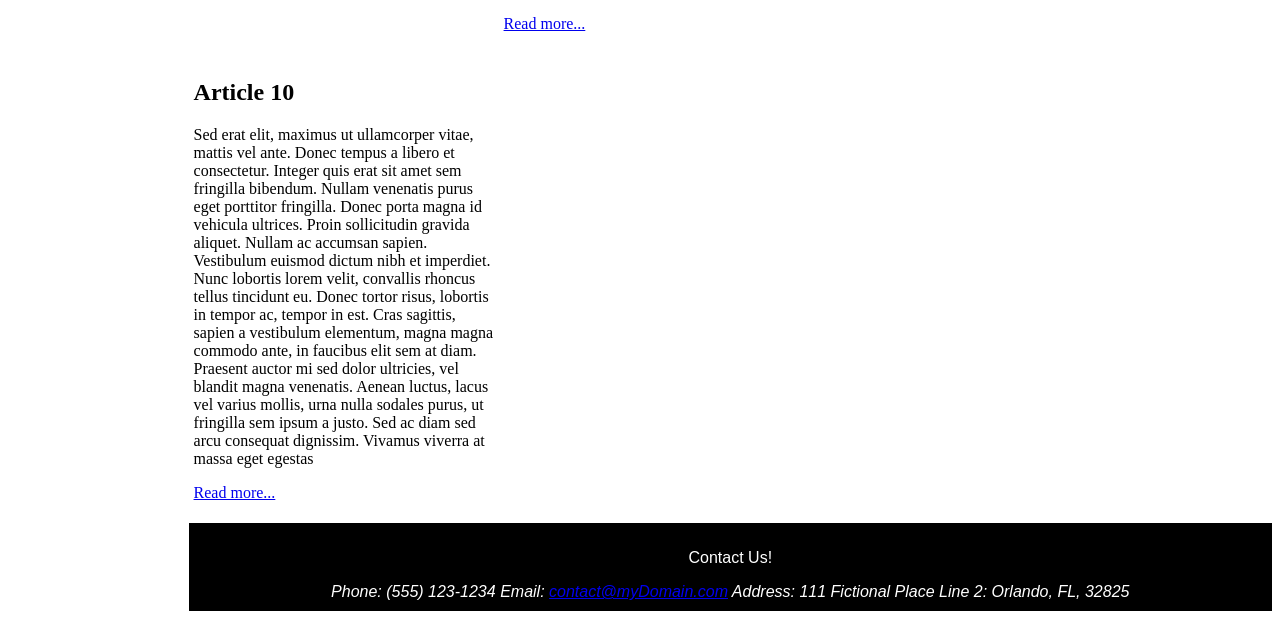
<file: webdev/html-3.html>
<!DOCTYPE html>
<html lang="en">
    <head>
        <link rel="stylesheet" href="cssblog.css">
    </head>

    <body>
		<nav id="jumpMenu">
            <h2>Jump to an Article</h2>
            <a href="#a1">Article 1</a><br>
            <a href="#a2">Article 2</a><br>
            <a href="#a3">Article 3</a><br>
            <a href="#a4">Article 4</a><br>
            <a href="#a5">Article 5</a><br>
            <a href="#a6">Article 6</a><br>
            <a href="#a7">Article 7</a><br>
            <a href="#a8">Article 8</a><br>
            <a href="#a9">Article 9</a><br>
			<a href="#a10">Article 10</a>
        </nav>
		
        <main>		
		
			<header>
				<p>MyBlog.com</p>
				<nav>
					<button href="recent.html">Recent Articles</button>
					<button href="services.html">Services</button>
					<button href="mission.html">Mission</button>
					<button href="about.html">About Us</button>
				</nav>
			</header>
            
            <h1>Recent Journal Articles</h1>

            <div id="container">
                <article id="a1">
                    <h2>Article 1</h2>
                    <p>Lorem ipsum dolor sit amet, consectetur adipiscing elit. Pellentesque eros magna, efficitur a facilisis id, venenatis in elit. Nulla dictum vel metus at auctor. Integer venenatis pretium mauris id ultrices. Duis sagittis ligula eget erat hendrerit, ut lobortis libero mollis. Lorem ipsum dolor sit amet, consectetur adipiscing elit. Sed molestie vehicula quam, non accumsan odio pulvinar ac. Quisque placerat, lorem sed mattis rhoncus, purus tortor sodales tortor, sed viverra turpis orci in neque. Fusce ullamcorper euismod diam tincidunt vehicula. Quisque id dui tincidunt, porta tortor id, mattis quam. Donec et feugiat ipsum. Morbi sapien leo, mattis quis magna eget, vehicula tempus mauris</p>
                    <p><a href="#">Read more...</a></p>
                </article>

                <article id="a2">
                    <h2>Article 2</h2>
                    <p>Sed sed neque eget justo venenatis rutrum vitae quis ante. Sed ut iaculis dui, eget commodo nisi. Etiam et arcu ipsum. Praesent porta eu nisi a malesuada. Nunc cursus facilisis ligula, in porttitor nisl pulvinar ultrices. Pellentesque consectetur venenatis ex, non lacinia metus lobortis vel. Cras dui urna, dapibus non ante quis, tristique egestas ex. Fusce ornare, neque in interdum condimentum, justo magna accumsan nunc, vitae feugiat felis tellus vitae justo. In hac habitasse platea dictumst. Sed id magna feugiat, condimentum leo venenatis, tempor quam. Pellentesque mattis scelerisque turpis efficitur fermentum. Cras eu metus bibendum, egestas arcu non, aliquet elit. Morbi ullamcorper mauris aliquet eros eleifend, ac gravida turpis viverra. Cras lacinia leo a est sagittis, nec commodo felis volutpat</p>
                    <p><a href="#">Read more...</a></p>
                </article>

                <article id="a3">
                    <h2>Article 3</h2>
                    <p>Vivamus lectus ante, venenatis sed placerat id, pretium a est. Nulla facilisi. Curabitur vestibulum malesuada lectus, nec gravida nibh blandit ultrices. Curabitur euismod neque eget volutpat lacinia. Donec dictum luctus placerat. Vestibulum et mi quis tortor congue suscipit non at libero. Sed accumsan blandit ex vitae tempor. Nunc vel ligula sapien. Pellentesque sit amet justo nec quam gravida pellentesque. Sed eget consequat ligula. Maecenas et nunc sed ligula pellentesque blandit id nec risus. Duis posuere nisi nibh, fringilla aliquet neque luctus ullamcorper</p>
                    <p><a href="#">Read more...</a></p>
                </article>

                <article id="a4">
                    <h2>Article 4</h2>
                    <p>Proin mi ipsum, egestas in diam nec, volutpat scelerisque est. Proin quis ullamcorper lorem. Quisque fringilla non magna ac suscipit. Sed scelerisque, massa ut aliquam faucibus, nisi ante volutpat velit, vel pretium mi erat ut ante. Pellentesque quis tincidunt sem, vel semper libero. Praesent ac diam diam. Etiam tristique pellentesque arcu eget congue. Curabitur sed felis lorem. Vivamus elementum posuere tempor. Quisque lacus massa, auctor nec ex in, egestas ultrices ex. Morbi interdum congue libero, ut rhoncus sapien posuere vitae. Cras pellentesque dignissim ullamcorper. Nunc in aliquam sem. Fusce porttitor, metus non commodo ullamcorper, lacus metus convallis eros, vel mollis mauris lorem egestas leo. Nam ex augue, gravida at vehicula vitae, tincidunt nec dui</p>
                    <p><a href="#">Read more...</a></p>
                </article>

                <article id="a5">
                    <h2>Article 5</h2>
                    <p>Sed suscipit vestibulum felis ut aliquam. Pellentesque tincidunt justo non velit consectetur consectetur. Etiam malesuada massa et felis placerat tincidunt. Nam mollis cursus odio, eget interdum neque feugiat eu. Duis non neque vel lacus commodo hendrerit. Nullam erat leo, tempor id malesuada vel, lacinia in justo. Mauris tincidunt facilisis purus, et auctor velit sagittis ut. Cras at consequat turpis, at tempus augue. Integer maximus, est ac aliquet aliquet, massa odio elementum magna, sed sollicitudin nibh nisi id velit. Nunc volutpat vel risus sed aliquet</p>
                    <p><a href="#">Read more...</a></p>
                </article>

                <article id="a6">
                    <h2>Article 6</h2>
                    <p>Phasellus nunc sapien, dignissim in magna id, egestas condimentum erat. Fusce ac consectetur velit, ac iaculis nisi. Pellentesque volutpat mi non arcu sodales, id euismod sem pulvinar. Curabitur id mauris et metus faucibus aliquam ac eget arcu. Sed tristique bibendum sem, sed convallis erat. Proin hendrerit sem ac aliquam pellentesque. Vestibulum odio nibh, consequat pharetra laoreet eu, fringilla quis nulla. Phasellus scelerisque ultrices aliquam. Sed tristique ut nulla at molestie. In hac habitasse platea dictumst. Sed facilisis sem erat, malesuada imperdiet quam egestas non. Maecenas rhoncus sed dui ac interdum. In semper dolor cursus enim hendrerit scelerisque. Donec luctus eleifend convallis. Aenean lacinia pharetra tellus vel sodales</p>
                    <p><a href="#">Read more...</a></p>
                </article>

                <article id="a7">
                    <h2>Article 7</h2>
                    <p>Mauris tempus ligula euismod massa commodo vehicula. Praesent euismod feugiat posuere. Etiam convallis tellus quis eleifend pulvinar. Nullam tempor, turpis tincidunt sagittis suscipit, velit enim iaculis leo, nec egestas sapien erat vitae velit. Aenean ullamcorper, ipsum vitae venenatis dapibus, neque elit ultricies turpis, non volutpat lorem erat eget dolor. Proin massa erat, consectetur a varius scelerisque, pulvinar quis risus. Proin vitae mollis odio, et molestie dolor</p>
                    <p><a href="#">Read more...</a></p>
                </article>

                <article id="a8">
                    <h2>Article 8</h2>
                    <p>Integer at ligula semper, viverra enim et, malesuada urna. Praesent porttitor, eros ut pellentesque imperdiet, metus eros eleifend felis, eu tempor felis odio at turpis. Suspendisse potenti. Proin sollicitudin placerat orci, a aliquam massa molestie vitae. Praesent vehicula, odio efficitur viverra pharetra, arcu nibh suscipit purus, tempor porttitor eros odio vel ante. Pellentesque habitant morbi tristique senectus et netus et malesuada fames ac turpis egestas. Vivamus eget viverra nulla. Fusce vulputate gravida velit, et ullamcorper elit efficitur at. Nullam pharetra in orci iaculis semper. Nam fringilla urna et sem semper, et interdum eros volutpat. In sodales ipsum nec leo placerat convallis. Donec tristique mauris id lacinia consequat. Ut at molestie elit. Curabitur suscipit posuere orci. Pellentesque eget ex malesuada, convallis odio quis, lobortis sem</p>
                    <p><a href="#">Read more...</a></p>
                </article>

                <article id="a9">
                    <h2>Article 9</h2>
                    <p>Sed at augue nec turpis condimentum vulputate. Donec tincidunt, turpis dapibus viverra vehicula, dui lectus gravida justo, et rhoncus arcu ante in augue. Vivamus odio dolor, eleifend non mi venenatis, cursus suscipit diam. Curabitur sodales orci fringilla, tempor neque at, commodo turpis. Orci varius natoque penatibus et magnis dis parturient montes, nascetur ridiculus mus. Donec venenatis elit vitae posuere congue. Morbi ac pretium magna. Phasellus blandit sem ac sollicitudin porttitor. In ut diam non libero mattis volutpat. Nam porta condimentum lacus a venenatis. Donec accumsan ultrices ornare. Interdum et malesuada fames ac ante ipsum primis in faucibus</p>
                    <p><a href="#">Read more...</a></p>
                </article>

                <article id="a10">
                    <h2>Article 10</h2>
                    <p>Sed erat elit, maximus ut ullamcorper vitae, mattis vel ante. Donec tempus a libero et consectetur. Integer quis erat sit amet sem fringilla bibendum. Nullam venenatis purus eget porttitor fringilla. Donec porta magna id vehicula ultrices. Proin sollicitudin gravida aliquet. Nullam ac accumsan sapien. Vestibulum euismod dictum nibh et imperdiet. Nunc lobortis lorem velit, convallis rhoncus tellus tincidunt eu. Donec tortor risus, lobortis in tempor ac, tempor in est. Cras sagittis, sapien a vestibulum elementum, magna magna commodo ante, in faucibus elit sem at diam. Praesent auctor mi sed dolor ultricies, vel blandit magna venenatis. Aenean luctus, lacus vel varius mollis, urna nulla sodales purus, ut fringilla sem ipsum a justo. Sed ac diam sed arcu consequat dignissim. Vivamus viverra at massa eget egestas</p>
                    <p><a href="#">Read more...</a></p>
                </article>
            </div>
			
			<p id="thanks">Thank you for visiting!</p>

            <footer>
                <p>Contact Us!</p>
                <address>
                    <div>
                        <span>Phone:</span> <span>(555) 123-1234</span>
                        <span>Email:</span> </span><a href="#">contact@myDomain.com</a></span>
                        <span>Address:</span> <span>111 Fictional Place</span>
                        <span>Line 2:</span> <span>Orlando, FL, 32825</span>
                    </div>
                </address>
				
            </footer>
        </main>
    </body>
</html>
</file>
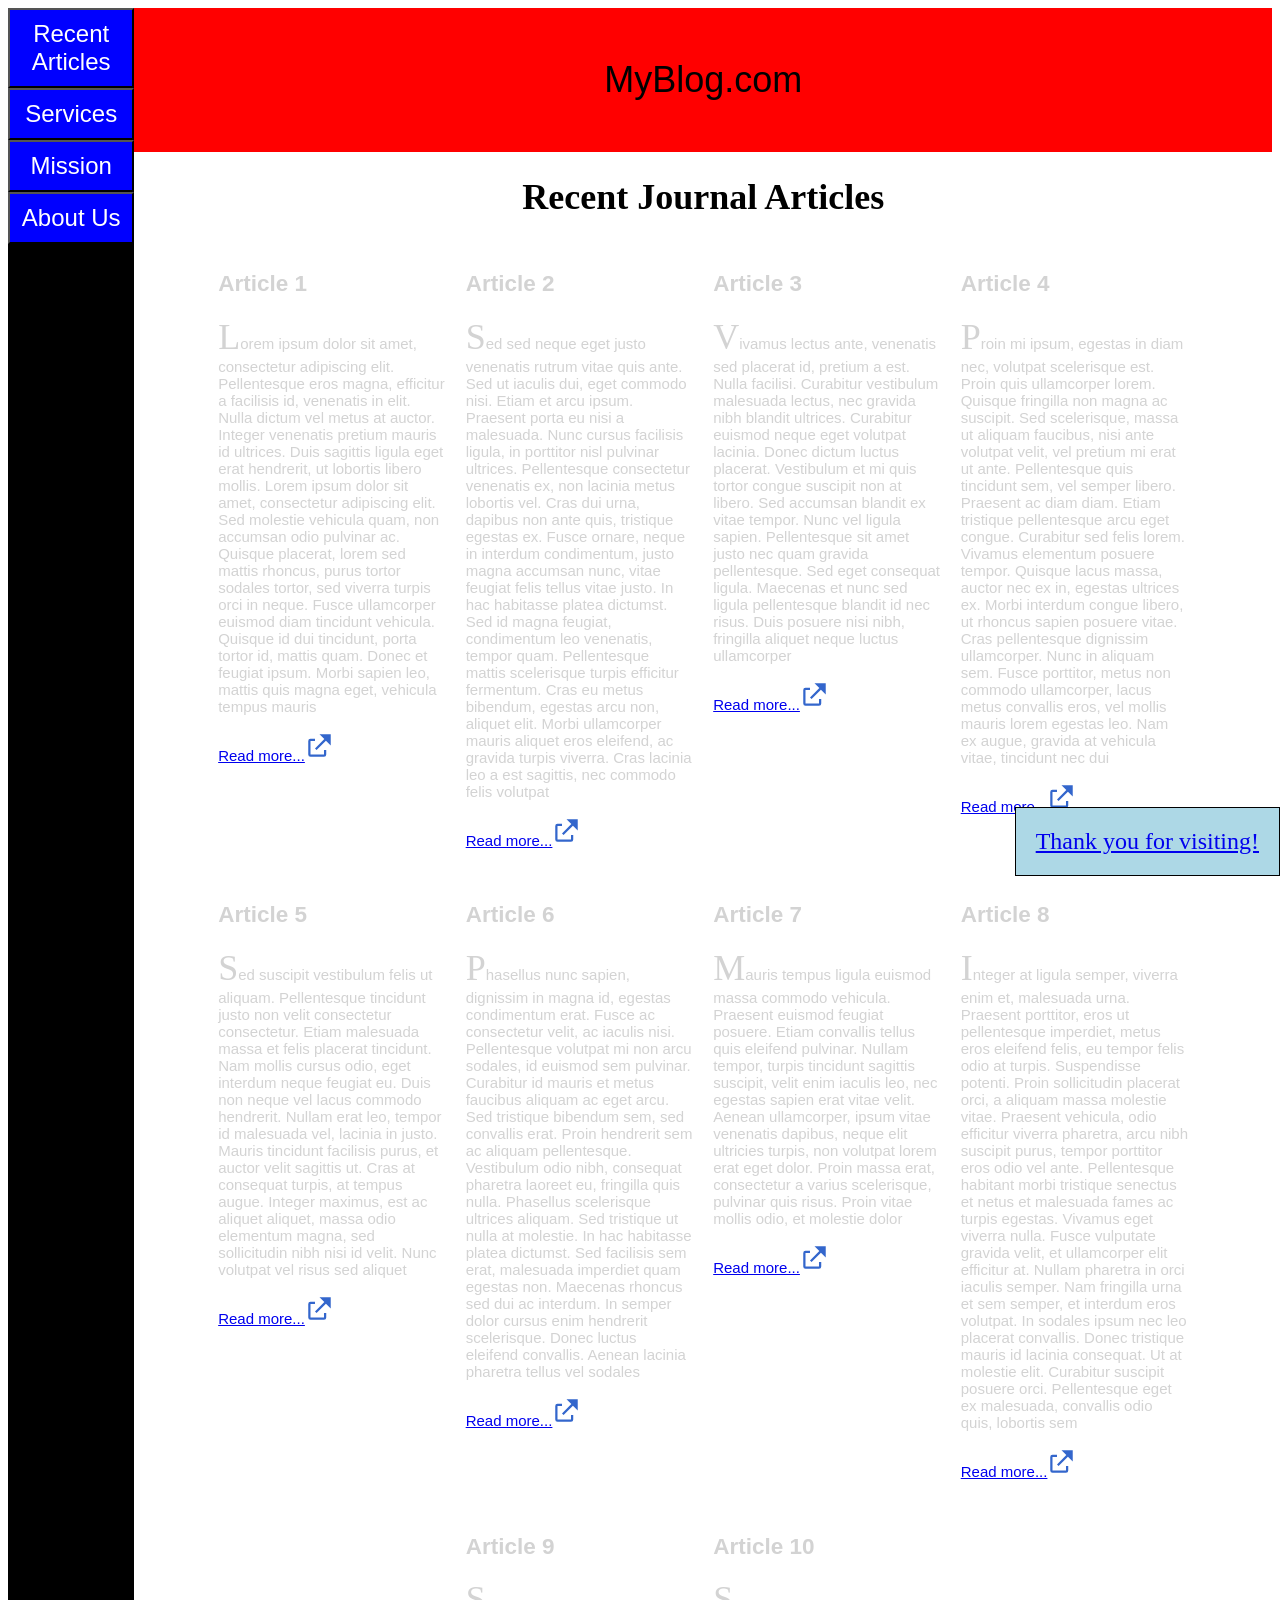
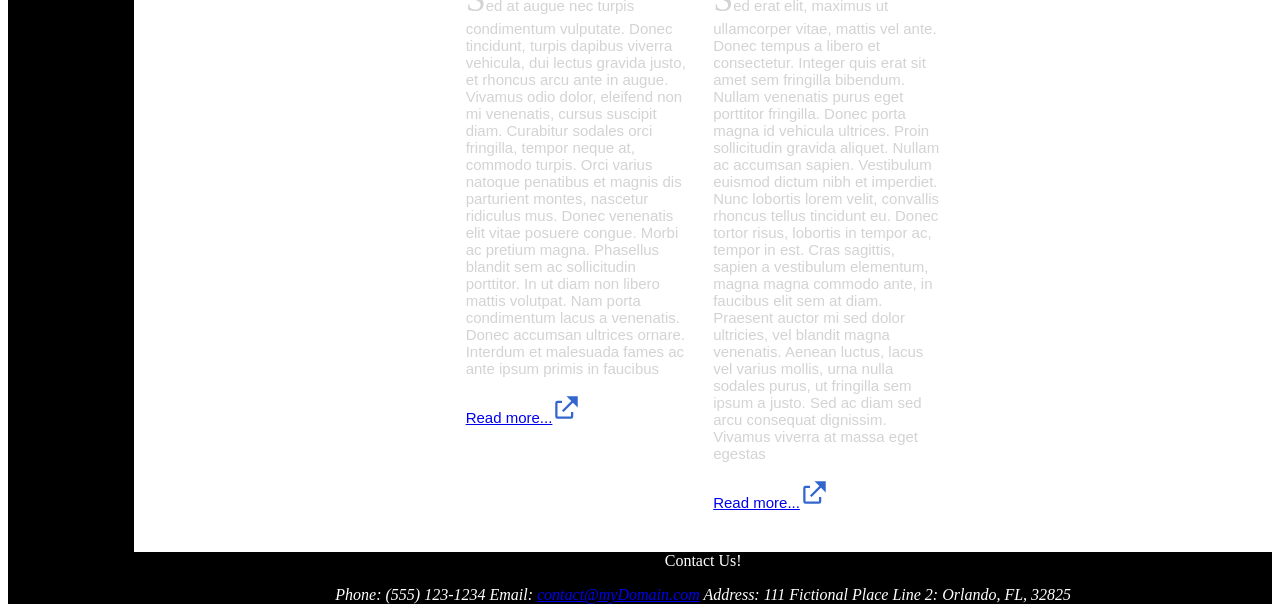
<file: webdev/html-6.html>
<!DOCTYPE html>
<html lang="en">
    <head>
        <link rel="stylesheet" href="7_transition.css">
    </head>

    <body>
		
		<nav id="menuItems">
			<button id="recentArticles" href="recent.html">Recent Articles</button>
			
			<ul id="jumpMenu">
				<li><a href="#a1">Article 1</a></li>
				<li><a href="#a2">Article 2</a></li>
				<li><a href="#a3">Article 3</a></li>
				<li><a href="#a4">Article 4</a></li>
				<li><a href="#a5">Article 5</a></li>
				<li><a href="#a6">Article 6</a></li>
				<li><a href="#a7">Article 7</a></li>
				<li><a href="#a8">Article 8</a></li>
				<li><a href="#a9">Article 9</a></li>
				<li><a href="#a10">Article 10</a></li>
			</ul>
		
			<button href="services.html">Services</button>
			<button href="mission.html">Mission</button>
			<button href="about.html">About Us</button>
		</nav>
		
        <main>
		
			<header>
				<p>MyBlog.com</p>
			</header>
            
            <h1>Recent Journal Articles</h1>

            <div id="container">
                <article id="a1">
                    <h2>Article 1</h2>
                    <p>Lorem ipsum dolor sit amet, consectetur adipiscing elit. Pellentesque eros magna, efficitur a facilisis id, venenatis in elit. Nulla dictum vel metus at auctor. Integer venenatis pretium mauris id ultrices. Duis sagittis ligula eget erat hendrerit, ut lobortis libero mollis. Lorem ipsum dolor sit amet, consectetur adipiscing elit. Sed molestie vehicula quam, non accumsan odio pulvinar ac. Quisque placerat, lorem sed mattis rhoncus, purus tortor sodales tortor, sed viverra turpis orci in neque. Fusce ullamcorper euismod diam tincidunt vehicula. Quisque id dui tincidunt, porta tortor id, mattis quam. Donec et feugiat ipsum. Morbi sapien leo, mattis quis magna eget, vehicula tempus mauris</p>
                    <p><a href="http://www.google.com">Read more...</a></p>
                </article>

                <article id="a2">
                    <h2>Article 2</h2>
                    <p>Sed sed neque eget justo venenatis rutrum vitae quis ante. Sed ut iaculis dui, eget commodo nisi. Etiam et arcu ipsum. Praesent porta eu nisi a malesuada. Nunc cursus facilisis ligula, in porttitor nisl pulvinar ultrices. Pellentesque consectetur venenatis ex, non lacinia metus lobortis vel. Cras dui urna, dapibus non ante quis, tristique egestas ex. Fusce ornare, neque in interdum condimentum, justo magna accumsan nunc, vitae feugiat felis tellus vitae justo. In hac habitasse platea dictumst. Sed id magna feugiat, condimentum leo venenatis, tempor quam. Pellentesque mattis scelerisque turpis efficitur fermentum. Cras eu metus bibendum, egestas arcu non, aliquet elit. Morbi ullamcorper mauris aliquet eros eleifend, ac gravida turpis viverra. Cras lacinia leo a est sagittis, nec commodo felis volutpat</p>
                    <p><a href="http://www.google.com">Read more...</a></p>
                </article>

                <article id="a3">
                    <h2>Article 3</h2>
                    <p>Vivamus lectus ante, venenatis sed placerat id, pretium a est. Nulla facilisi. Curabitur vestibulum malesuada lectus, nec gravida nibh blandit ultrices. Curabitur euismod neque eget volutpat lacinia. Donec dictum luctus placerat. Vestibulum et mi quis tortor congue suscipit non at libero. Sed accumsan blandit ex vitae tempor. Nunc vel ligula sapien. Pellentesque sit amet justo nec quam gravida pellentesque. Sed eget consequat ligula. Maecenas et nunc sed ligula pellentesque blandit id nec risus. Duis posuere nisi nibh, fringilla aliquet neque luctus ullamcorper</p>
                    <p><a href="http://www.google.com">Read more...</a></p>
                </article>

                <article id="a4">
                    <h2>Article 4</h2>
                    <p>Proin mi ipsum, egestas in diam nec, volutpat scelerisque est. Proin quis ullamcorper lorem. Quisque fringilla non magna ac suscipit. Sed scelerisque, massa ut aliquam faucibus, nisi ante volutpat velit, vel pretium mi erat ut ante. Pellentesque quis tincidunt sem, vel semper libero. Praesent ac diam diam. Etiam tristique pellentesque arcu eget congue. Curabitur sed felis lorem. Vivamus elementum posuere tempor. Quisque lacus massa, auctor nec ex in, egestas ultrices ex. Morbi interdum congue libero, ut rhoncus sapien posuere vitae. Cras pellentesque dignissim ullamcorper. Nunc in aliquam sem. Fusce porttitor, metus non commodo ullamcorper, lacus metus convallis eros, vel mollis mauris lorem egestas leo. Nam ex augue, gravida at vehicula vitae, tincidunt nec dui</p>
                    <p><a href="http://www.google.com">Read more...</a></p>
                </article>

                <article id="a5">
                    <h2>Article 5</h2>
                    <p>Sed suscipit vestibulum felis ut aliquam. Pellentesque tincidunt justo non velit consectetur consectetur. Etiam malesuada massa et felis placerat tincidunt. Nam mollis cursus odio, eget interdum neque feugiat eu. Duis non neque vel lacus commodo hendrerit. Nullam erat leo, tempor id malesuada vel, lacinia in justo. Mauris tincidunt facilisis purus, et auctor velit sagittis ut. Cras at consequat turpis, at tempus augue. Integer maximus, est ac aliquet aliquet, massa odio elementum magna, sed sollicitudin nibh nisi id velit. Nunc volutpat vel risus sed aliquet</p>
                    <p><a href="http://www.google.com">Read more...</a></p>
                </article>

                <article id="a6">
                    <h2>Article 6</h2>
                    <p>Phasellus nunc sapien, dignissim in magna id, egestas condimentum erat. Fusce ac consectetur velit, ac iaculis nisi. Pellentesque volutpat mi non arcu sodales, id euismod sem pulvinar. Curabitur id mauris et metus faucibus aliquam ac eget arcu. Sed tristique bibendum sem, sed convallis erat. Proin hendrerit sem ac aliquam pellentesque. Vestibulum odio nibh, consequat pharetra laoreet eu, fringilla quis nulla. Phasellus scelerisque ultrices aliquam. Sed tristique ut nulla at molestie. In hac habitasse platea dictumst. Sed facilisis sem erat, malesuada imperdiet quam egestas non. Maecenas rhoncus sed dui ac interdum. In semper dolor cursus enim hendrerit scelerisque. Donec luctus eleifend convallis. Aenean lacinia pharetra tellus vel sodales</p>
                    <p><a href="http://www.google.com">Read more...</a></p>
                </article>

                <article id="a7">
                    <h2>Article 7</h2>
                    <p>Mauris tempus ligula euismod massa commodo vehicula. Praesent euismod feugiat posuere. Etiam convallis tellus quis eleifend pulvinar. Nullam tempor, turpis tincidunt sagittis suscipit, velit enim iaculis leo, nec egestas sapien erat vitae velit. Aenean ullamcorper, ipsum vitae venenatis dapibus, neque elit ultricies turpis, non volutpat lorem erat eget dolor. Proin massa erat, consectetur a varius scelerisque, pulvinar quis risus. Proin vitae mollis odio, et molestie dolor</p>
                    <p><a href="http://www.google.com">Read more...</a></p>
                </article>

                <article id="a8">
                    <h2>Article 8</h2>
                    <p>Integer at ligula semper, viverra enim et, malesuada urna. Praesent porttitor, eros ut pellentesque imperdiet, metus eros eleifend felis, eu tempor felis odio at turpis. Suspendisse potenti. Proin sollicitudin placerat orci, a aliquam massa molestie vitae. Praesent vehicula, odio efficitur viverra pharetra, arcu nibh suscipit purus, tempor porttitor eros odio vel ante. Pellentesque habitant morbi tristique senectus et netus et malesuada fames ac turpis egestas. Vivamus eget viverra nulla. Fusce vulputate gravida velit, et ullamcorper elit efficitur at. Nullam pharetra in orci iaculis semper. Nam fringilla urna et sem semper, et interdum eros volutpat. In sodales ipsum nec leo placerat convallis. Donec tristique mauris id lacinia consequat. Ut at molestie elit. Curabitur suscipit posuere orci. Pellentesque eget ex malesuada, convallis odio quis, lobortis sem</p>
                    <p><a href="http://www.google.com">Read more...</a></p>
                </article>

                <article id="a9">
                    <h2>Article 9</h2>
                    <p>Sed at augue nec turpis condimentum vulputate. Donec tincidunt, turpis dapibus viverra vehicula, dui lectus gravida justo, et rhoncus arcu ante in augue. Vivamus odio dolor, eleifend non mi venenatis, cursus suscipit diam. Curabitur sodales orci fringilla, tempor neque at, commodo turpis. Orci varius natoque penatibus et magnis dis parturient montes, nascetur ridiculus mus. Donec venenatis elit vitae posuere congue. Morbi ac pretium magna. Phasellus blandit sem ac sollicitudin porttitor. In ut diam non libero mattis volutpat. Nam porta condimentum lacus a venenatis. Donec accumsan ultrices ornare. Interdum et malesuada fames ac ante ipsum primis in faucibus</p>
                    <p><a href="http://www.google.com">Read more...</a></p>
                </article>

                <article id="a10">
                    <h2>Article 10</h2>
                    <p>Sed erat elit, maximus ut ullamcorper vitae, mattis vel ante. Donec tempus a libero et consectetur. Integer quis erat sit amet sem fringilla bibendum. Nullam venenatis purus eget porttitor fringilla. Donec porta magna id vehicula ultrices. Proin sollicitudin gravida aliquet. Nullam ac accumsan sapien. Vestibulum euismod dictum nibh et imperdiet. Nunc lobortis lorem velit, convallis rhoncus tellus tincidunt eu. Donec tortor risus, lobortis in tempor ac, tempor in est. Cras sagittis, sapien a vestibulum elementum, magna magna commodo ante, in faucibus elit sem at diam. Praesent auctor mi sed dolor ultricies, vel blandit magna venenatis. Aenean luctus, lacus vel varius mollis, urna nulla sodales purus, ut fringilla sem ipsum a justo. Sed ac diam sed arcu consequat dignissim. Vivamus viverra at massa eget egestas</p>
                    <p><a href="http://www.google.com">Read more...</a></p>
                </article>
            </div>
			
			<p id="thanks"><a href="#">Thank you for visiting!</a></p>

            <footer>
                <p>Contact Us!</p>
                <address>
                    <div>
                        <span>Phone:</span> <span>(555) 123-1234</span>
                        <span>Email:</span> </span><a href="#">contact@myDomain.com</a></span>
                        <span>Address:</span> <span>111 Fictional Place</span>
                        <span>Line 2:</span> <span>Orlando, FL, 32825</span>
                    </div>
                </address>
				
            </footer>
        </main>
    </body>
</html>
</file>
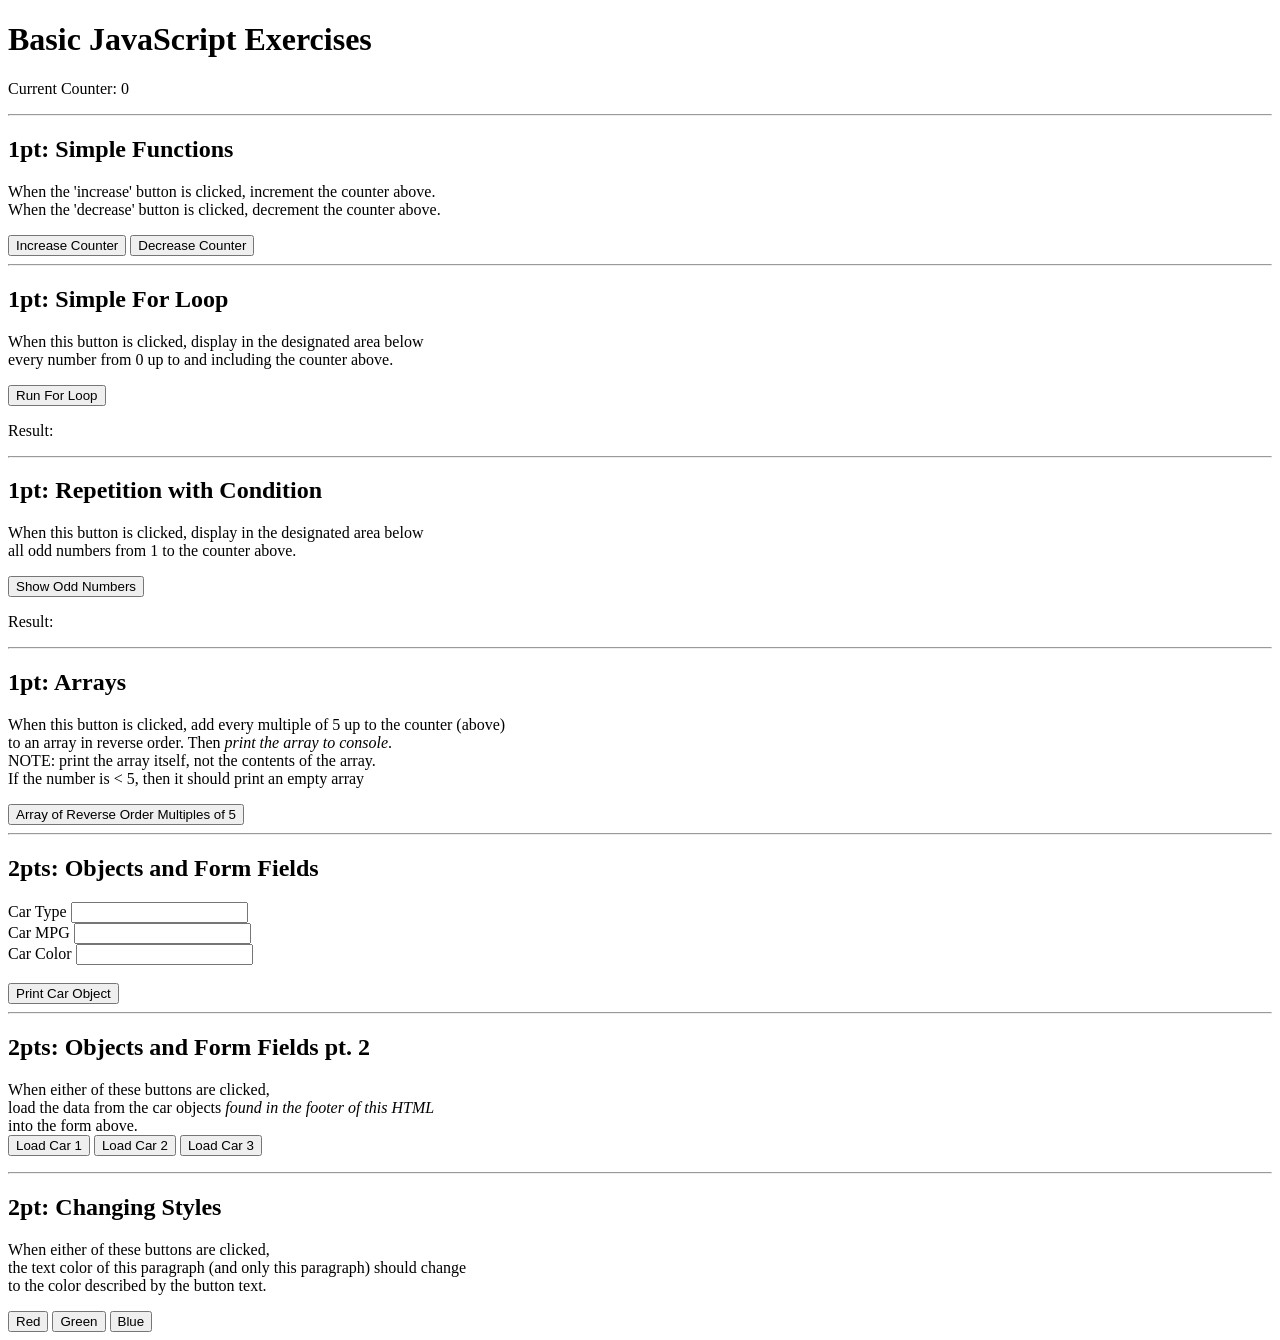
<file: webdev/html-76bbe60a-a95c-4401-a4fe-5713c2930046.html>
<!DOCTYPE html>

<html lang="en">
	<head>
		<title>Basic JavaScript Exercises</title>
		<!-- change the src value to use your own script -->
		<script src="jshw1.js">
		</script>
	</head>
	
	
	<body>
		<h1>Basic JavaScript Exercises</h1>

		<p>Current Counter: <span id="counter">0</span></p>
		
		<hr>
		
		<h2>1pt: Simple Functions</h2>
		<p>When the 'increase' button is clicked, increment the counter above.<br>
			When the 'decrease' button is clicked, decrement the counter above.</p>
		<button onclick="tickUp()">Increase Counter</button>
		<button onclick="tickDown()">Decrease Counter</button>
		
		<hr>
		
		<h2>1pt: Simple For Loop</h2>
		<p>When this button is clicked, display in the designated area below<br>
		every number from 0 up to and including the counter above.</p>
		<button onclick="runForLoop()">Run For Loop</button>
		
		<p>Result: <span id="forLoopResult"></span></p>
		
		<hr>
		
		<h2>1pt: Repetition with Condition</h2>
		<p>When this button is clicked, display in the designated area below<br>
		all odd numbers from 1 to the counter above.</p>
		<button onclick="showOddNumbers()">Show Odd Numbers</button>
		
		<p>Result: <span id="oddNumberResult"></span></p>
		
		<hr>
		
		<h2>1pt: Arrays</h2>
		<p>When this button is clicked, add every multiple of 5 up to the counter (above)<br>
		to an array in reverse order.  Then <em>print the array to console</em>.<br>
		NOTE: print the array itself, not the contents of the array.<br>
		If the number is &lt; 5, then it should print an empty array</p>
		<button onclick="addMultiplesToArray()">Array of Reverse Order Multiples of 5</button>
		
		<hr>
		
		<h2>2pts: Objects and Form Fields</h2>
		<label for="carType">Car Type</label> <input id="carType" type="text"><br>
		<label for="carMPG">Car MPG</label> <input id="carMPG" type="text"><br>
		<label for="carColor">Car Color</label> <input id="carColor" type="text"><br>
		<br>
		
		<button type="button" onclick="printCarObject()">Print Car Object</button>
		
		<hr>
		
		<h2>2pts: Objects and Form Fields pt. 2</h2>
		<p>When either of these buttons are clicked,<br>
		load the data from the car objects <em>found in the footer of this HTML</em><br>
		into the form above.<br>
		<button type="button" onclick="loadCar(1)">Load Car 1</button>
		<button type="button" onclick="loadCar(2)">Load Car 2</button>
		<button type="button" onclick="loadCar(3)">Load Car 3</button>
		
		<hr>
		
		<h2>2pt: Changing Styles</h2>
		<p id="styleParagraph">When either of these buttons are clicked,<br>
		the text color of this paragraph (and only this paragraph) should change<br>
		to the color described by the button text.</p>
		
		<button type="button" onclick="changeColor(1)">Red</button>
		<button type="button" onclick="changeColor(2)">Green</button>
		<button type="button" onclick="changeColor(3)">Blue</button>
	
	
		<footer>
			<script>
				let carObject1 = {cType: "sedan", cMPG: "32", cColor: "blue"};
				let carObject2 = {cType: "truck", cMPG: "28", cColor: "red"};
				let carObject3 = {cType: "van", cMPG: "30", cColor: "green"};
			</script>
		</footer>
	</body>
	
	
</html>
</file>
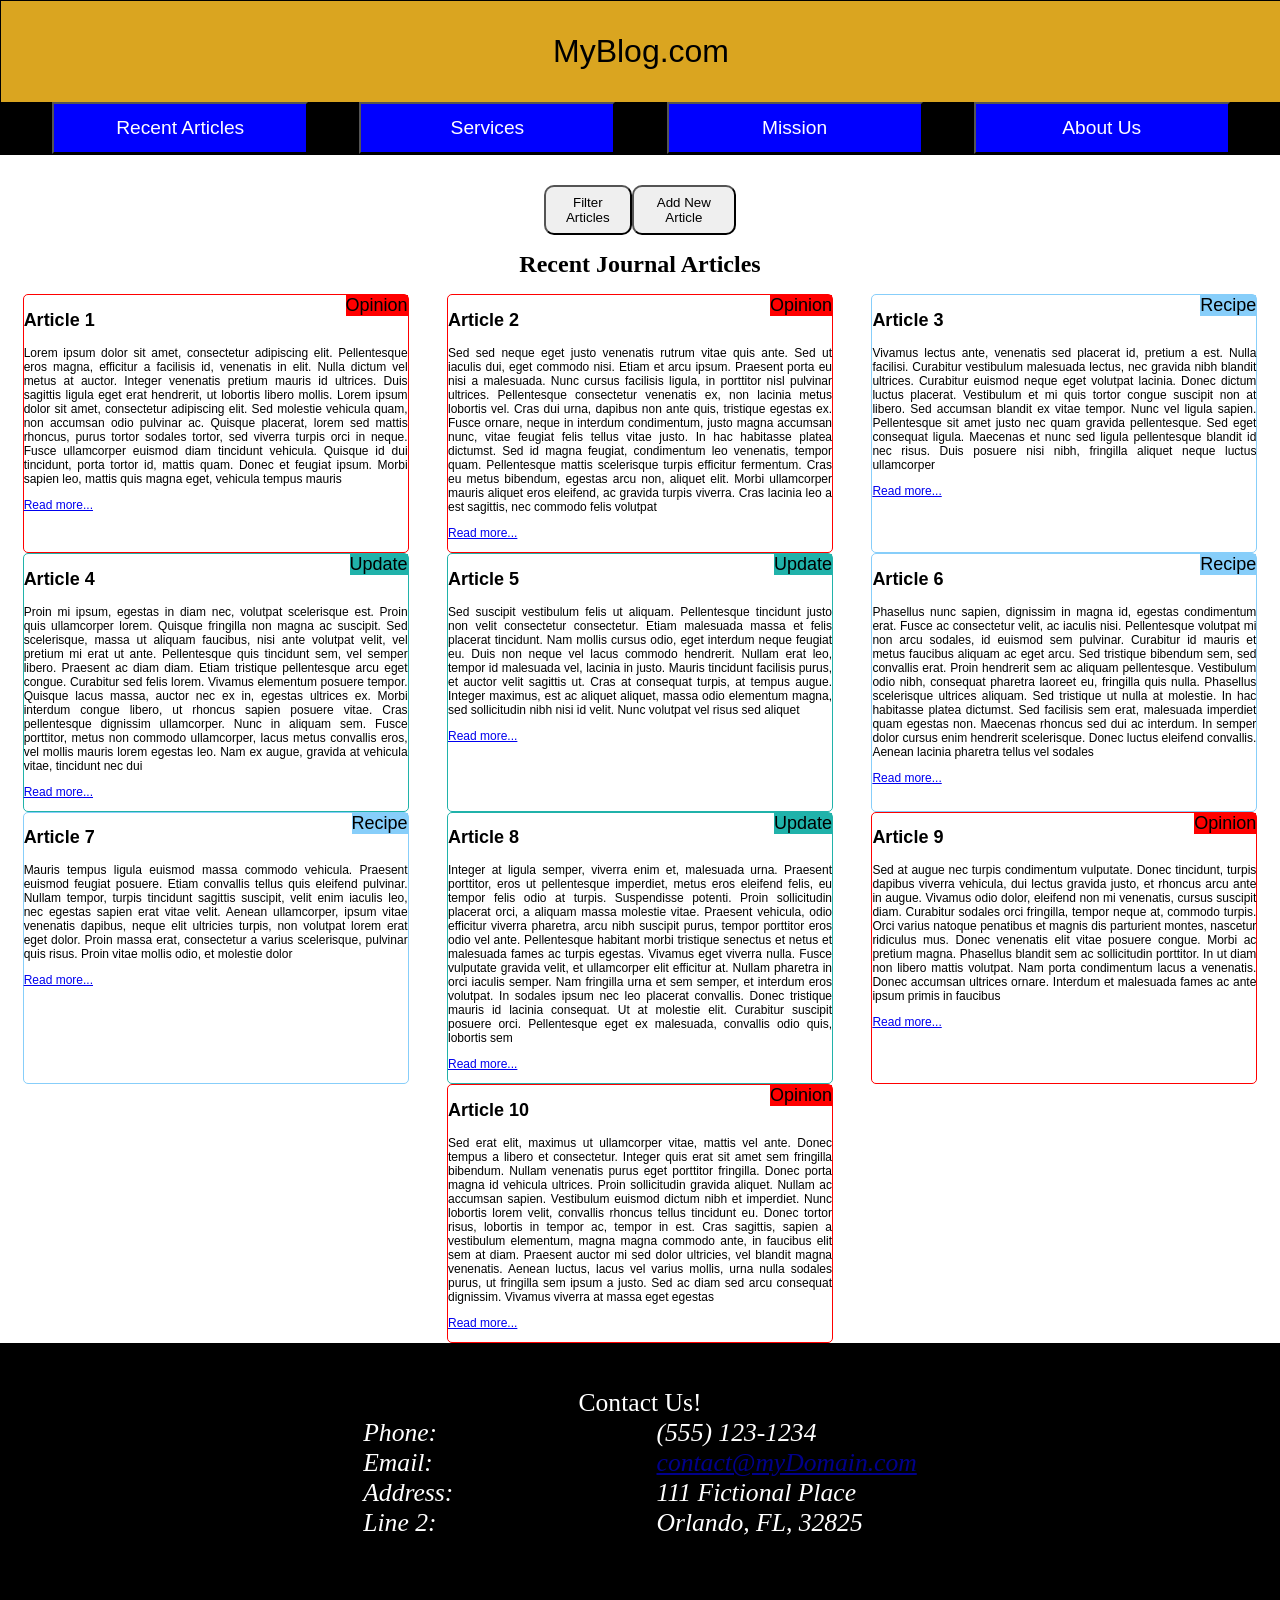
<file: webdev/html-9a0cf471-79a7-448c-9921-0223f4d41e38.html>
<!DOCTYPE html>
<html lang="en">
    <head>
        <title>Recent Journal Articles</title>
        <link rel="stylesheet" href="10_css.css">
        <meta name="viewport" content="width=device-width, initial-scale=1.0" />
		<script src="jsDOM.js"></script>
    </head>

    <body>

        <header>
            <p>MyBlog.com</p>

            <nav>
                <button href="recent.html">Recent Articles</button>
                <button href="services.html">Services</button>
                <button href="mission.html">Mission</button>
                <button href="about.html">About Us</button>
            </nav>
        </header>

        <main>

            <div id="showArea">

                <div id="toggleButtons">
                    <button onclick="showFilter()" id="filterButton" type="button">Filter Articles</button>
                    <button onclick="showAddNew()" id="addButton" type="button">Add New Article</button>
                </div>


                <form id="newContent">
                    <h2 class="formRow">Add New Article</h2>

                    <div class="formRow">
                        <label for="inputHeader">Title: </label>
                        <input id="inputHeader" name="inputHeader" type="text">
                    </div>
                    
                    <div class="formRow">
                            <label>Type:</label>
                            <input name="articleType" id="opinionRadio" type="radio"> <label for="opinionRadio">Opinion</label>
                            <input name="articleType" id="recipeRadio" type="radio"> <label for="recipeRadio">Recipe</label>
                            <input name="articleType" id="lifeRadio" type="radio"> <label for="lifeRadio">Life Update</label>
                    </div>

                    <div class="formRow">
                        <label for="inputArticle">Text:</label>
                        <textarea id="inputArticle" name="inputArticle"></textarea>
                    </div>

                    <div class="formRow">
                        <button onclick="addNewArticle()" type="button">Add New Article</button>
                    </div>
                </form>

                <form id="filterContent">
                    <h2>Filter by Article Type</h2>
                    <label for="opinionCheckbox">Opinion</label>
                    <input onclick="filterArticles()" id="opinionCheckbox" type="checkbox" checked>
                    <label for="recipeCheckbox">Recipe</label>
                    <input onclick="filterArticles()" id="recipeCheckbox" type="checkbox" checked>
                    <label for="updateCheckbox">Update</label>
                    <input onclick="filterArticles()" id="updateCheckbox" type="checkbox" checked>
                </form>
            </div>

            <h1>Recent Journal Articles</h1>

            <div id="articleList">
                <article class="opinion" id="a1">
                    <span class="marker">Opinion</span>
                    <h2>Article 1</h2>
                    <p>Lorem ipsum dolor sit amet, consectetur adipiscing elit. Pellentesque eros magna, efficitur a facilisis id, venenatis in elit. Nulla dictum vel metus at auctor. Integer venenatis pretium mauris id ultrices. Duis sagittis ligula eget erat hendrerit, ut lobortis libero mollis. Lorem ipsum dolor sit amet, consectetur adipiscing elit. Sed molestie vehicula quam, non accumsan odio pulvinar ac. Quisque placerat, lorem sed mattis rhoncus, purus tortor sodales tortor, sed viverra turpis orci in neque. Fusce ullamcorper euismod diam tincidunt vehicula. Quisque id dui tincidunt, porta tortor id, mattis quam. Donec et feugiat ipsum. Morbi sapien leo, mattis quis magna eget, vehicula tempus mauris</p>
                    <p><a href="moreDetails.html">Read more...</a></p>
                </article>

                <article class="opinion" id="a2">
                    <span class="marker">Opinion</span>
                    <h2>Article 2</h2>
                    <p>Sed sed neque eget justo venenatis rutrum vitae quis ante. Sed ut iaculis dui, eget commodo nisi. Etiam et arcu ipsum. Praesent porta eu nisi a malesuada. Nunc cursus facilisis ligula, in porttitor nisl pulvinar ultrices. Pellentesque consectetur venenatis ex, non lacinia metus lobortis vel. Cras dui urna, dapibus non ante quis, tristique egestas ex. Fusce ornare, neque in interdum condimentum, justo magna accumsan nunc, vitae feugiat felis tellus vitae justo. In hac habitasse platea dictumst. Sed id magna feugiat, condimentum leo venenatis, tempor quam. Pellentesque mattis scelerisque turpis efficitur fermentum. Cras eu metus bibendum, egestas arcu non, aliquet elit. Morbi ullamcorper mauris aliquet eros eleifend, ac gravida turpis viverra. Cras lacinia leo a est sagittis, nec commodo felis volutpat</p>
                    <p><a href="moreDetails.html">Read more...</a></p>
                </article>

                <article class="recipe" id="a3">
                    <span class="marker">Recipe</span>
                    <h2>Article 3</h2>
                    <p>Vivamus lectus ante, venenatis sed placerat id, pretium a est. Nulla facilisi. Curabitur vestibulum malesuada lectus, nec gravida nibh blandit ultrices. Curabitur euismod neque eget volutpat lacinia. Donec dictum luctus placerat. Vestibulum et mi quis tortor congue suscipit non at libero. Sed accumsan blandit ex vitae tempor. Nunc vel ligula sapien. Pellentesque sit amet justo nec quam gravida pellentesque. Sed eget consequat ligula. Maecenas et nunc sed ligula pellentesque blandit id nec risus. Duis posuere nisi nibh, fringilla aliquet neque luctus ullamcorper</p>
                    <p><a href="moreDetails.html">Read more...</a></p>
                </article>

                <article class="update" id="a4">
                    <span class="marker">Update</span>
                    <h2>Article 4</h2>
                    <p>Proin mi ipsum, egestas in diam nec, volutpat scelerisque est. Proin quis ullamcorper lorem. Quisque fringilla non magna ac suscipit. Sed scelerisque, massa ut aliquam faucibus, nisi ante volutpat velit, vel pretium mi erat ut ante. Pellentesque quis tincidunt sem, vel semper libero. Praesent ac diam diam. Etiam tristique pellentesque arcu eget congue. Curabitur sed felis lorem. Vivamus elementum posuere tempor. Quisque lacus massa, auctor nec ex in, egestas ultrices ex. Morbi interdum congue libero, ut rhoncus sapien posuere vitae. Cras pellentesque dignissim ullamcorper. Nunc in aliquam sem. Fusce porttitor, metus non commodo ullamcorper, lacus metus convallis eros, vel mollis mauris lorem egestas leo. Nam ex augue, gravida at vehicula vitae, tincidunt nec dui</p>
                    <p><a href="moreDetails.html">Read more...</a></p>
                </article>

                <article class="update" id="a5">
                    <span class="marker">Update</span>
                    <h2>Article 5</h2>
                    <p>Sed suscipit vestibulum felis ut aliquam. Pellentesque tincidunt justo non velit consectetur consectetur. Etiam malesuada massa et felis placerat tincidunt. Nam mollis cursus odio, eget interdum neque feugiat eu. Duis non neque vel lacus commodo hendrerit. Nullam erat leo, tempor id malesuada vel, lacinia in justo. Mauris tincidunt facilisis purus, et auctor velit sagittis ut. Cras at consequat turpis, at tempus augue. Integer maximus, est ac aliquet aliquet, massa odio elementum magna, sed sollicitudin nibh nisi id velit. Nunc volutpat vel risus sed aliquet</p>
                    <p><a href="moreDetails.html">Read more...</a></p>
                </article>

                <article class="recipe" id="a6">
                    <span class="marker">Recipe</span>
                    <h2>Article 6</h2>
                    <p>Phasellus nunc sapien, dignissim in magna id, egestas condimentum erat. Fusce ac consectetur velit, ac iaculis nisi. Pellentesque volutpat mi non arcu sodales, id euismod sem pulvinar. Curabitur id mauris et metus faucibus aliquam ac eget arcu. Sed tristique bibendum sem, sed convallis erat. Proin hendrerit sem ac aliquam pellentesque. Vestibulum odio nibh, consequat pharetra laoreet eu, fringilla quis nulla. Phasellus scelerisque ultrices aliquam. Sed tristique ut nulla at molestie. In hac habitasse platea dictumst. Sed facilisis sem erat, malesuada imperdiet quam egestas non. Maecenas rhoncus sed dui ac interdum. In semper dolor cursus enim hendrerit scelerisque. Donec luctus eleifend convallis. Aenean lacinia pharetra tellus vel sodales</p>
                    <p><a href="moreDetails.html">Read more...</a></p>
                </article>

                <article class="recipe" id="a7">
                    <span class="marker">Recipe</span>
                    <h2>Article 7</h2>
                    <p>Mauris tempus ligula euismod massa commodo vehicula. Praesent euismod feugiat posuere. Etiam convallis tellus quis eleifend pulvinar. Nullam tempor, turpis tincidunt sagittis suscipit, velit enim iaculis leo, nec egestas sapien erat vitae velit. Aenean ullamcorper, ipsum vitae venenatis dapibus, neque elit ultricies turpis, non volutpat lorem erat eget dolor. Proin massa erat, consectetur a varius scelerisque, pulvinar quis risus. Proin vitae mollis odio, et molestie dolor</p>
                    <p><a href="moreDetails.html">Read more...</a></p>
                </article>

                <article class="update" id="a8">
                    <span class="marker">Update</span>
                    <h2>Article 8</h2>
                    <p>Integer at ligula semper, viverra enim et, malesuada urna. Praesent porttitor, eros ut pellentesque imperdiet, metus eros eleifend felis, eu tempor felis odio at turpis. Suspendisse potenti. Proin sollicitudin placerat orci, a aliquam massa molestie vitae. Praesent vehicula, odio efficitur viverra pharetra, arcu nibh suscipit purus, tempor porttitor eros odio vel ante. Pellentesque habitant morbi tristique senectus et netus et malesuada fames ac turpis egestas. Vivamus eget viverra nulla. Fusce vulputate gravida velit, et ullamcorper elit efficitur at. Nullam pharetra in orci iaculis semper. Nam fringilla urna et sem semper, et interdum eros volutpat. In sodales ipsum nec leo placerat convallis. Donec tristique mauris id lacinia consequat. Ut at molestie elit. Curabitur suscipit posuere orci. Pellentesque eget ex malesuada, convallis odio quis, lobortis sem</p>
                    <p><a href="moreDetails.html">Read more...</a></p>
                </article>

                <article class="opinion" id="a9">
                    <span class="marker">Opinion</span>
                    <h2>Article 9</h2>
                    <p>Sed at augue nec turpis condimentum vulputate. Donec tincidunt, turpis dapibus viverra vehicula, dui lectus gravida justo, et rhoncus arcu ante in augue. Vivamus odio dolor, eleifend non mi venenatis, cursus suscipit diam. Curabitur sodales orci fringilla, tempor neque at, commodo turpis. Orci varius natoque penatibus et magnis dis parturient montes, nascetur ridiculus mus. Donec venenatis elit vitae posuere congue. Morbi ac pretium magna. Phasellus blandit sem ac sollicitudin porttitor. In ut diam non libero mattis volutpat. Nam porta condimentum lacus a venenatis. Donec accumsan ultrices ornare. Interdum et malesuada fames ac ante ipsum primis in faucibus</p>
                    <p><a href="moreDetails.html">Read more...</a></p>
                </article>

                <article class="opinion" id="a10">
                    <span class="marker">Opinion</span>
                    <h2>Article 10</h2>
                    <p>Sed erat elit, maximus ut ullamcorper vitae, mattis vel ante. Donec tempus a libero et consectetur. Integer quis erat sit amet sem fringilla bibendum. Nullam venenatis purus eget porttitor fringilla. Donec porta magna id vehicula ultrices. Proin sollicitudin gravida aliquet. Nullam ac accumsan sapien. Vestibulum euismod dictum nibh et imperdiet. Nunc lobortis lorem velit, convallis rhoncus tellus tincidunt eu. Donec tortor risus, lobortis in tempor ac, tempor in est. Cras sagittis, sapien a vestibulum elementum, magna magna commodo ante, in faucibus elit sem at diam. Praesent auctor mi sed dolor ultricies, vel blandit magna venenatis. Aenean luctus, lacus vel varius mollis, urna nulla sodales purus, ut fringilla sem ipsum a justo. Sed ac diam sed arcu consequat dignissim. Vivamus viverra at massa eget egestas</p>
                    <p><a href="moreDetails.html">Read more...</a></p>
                </article>
            </div>

            <footer>
                <p>Contact Us!</p>
                <address>
                    <div>
                        <span>Phone:</span> <span>(555) 123-1234</span>
                        <span>Email:</span> </span><a href="">contact@myDomain.com</a></span>
                        <span>Address:</span> <span>111 Fictional Place</span>
                        <span>Line 2:</span> <span>Orlando, FL, 32825</span>
                    </div>
                </address>
            </footer>
        </main>
    </body>
</html>
</file>
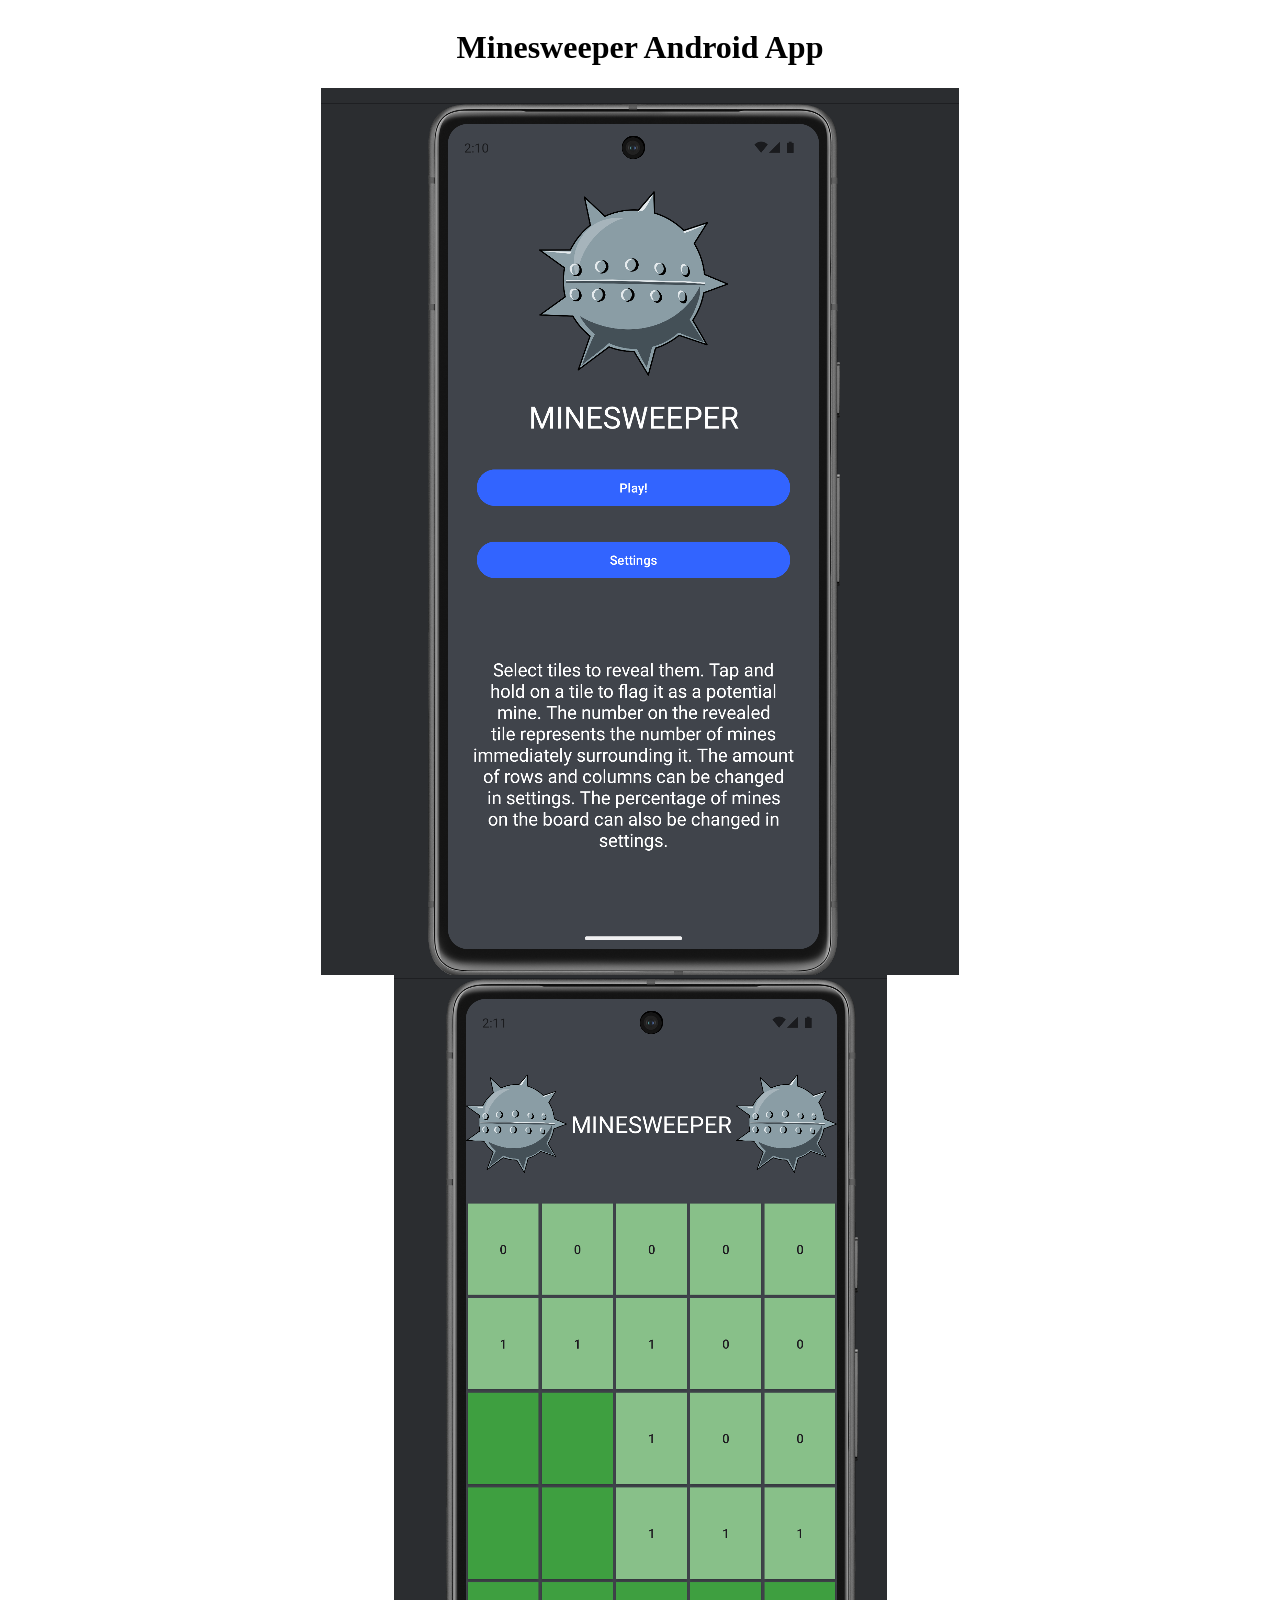
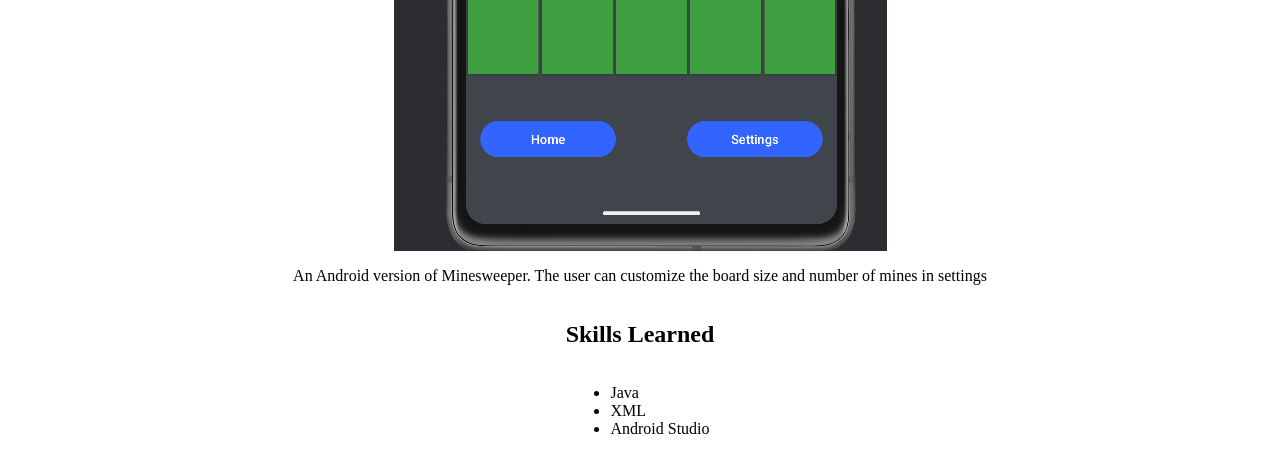
<file: webdev/minesweeper.html>
<!DOCTYPE html>
<html lang="en">

<head>
  <title>Minesweeper</title>
  <link rel = "stylesheet" href = "minesweeperCSS.css">
</head>
<body>
  <h1>Minesweeper Android App</h1>
  <img src="/webdev/minesweeper_pics/minesweeper1.png" alt="intro screen">
  <img src="/webdev/minesweeper_pics/minesweeper2.png" alt="gameplay">

  <p>An Android version of Minesweeper. The user can customize the board size and number of mines in settings</p>
  <h2>Skills Learned</h2>
  <ul>
    <li>Java</li>
    <li>XML</li>
    <li>Android Studio</li>
  </ul>



</body>
</file>
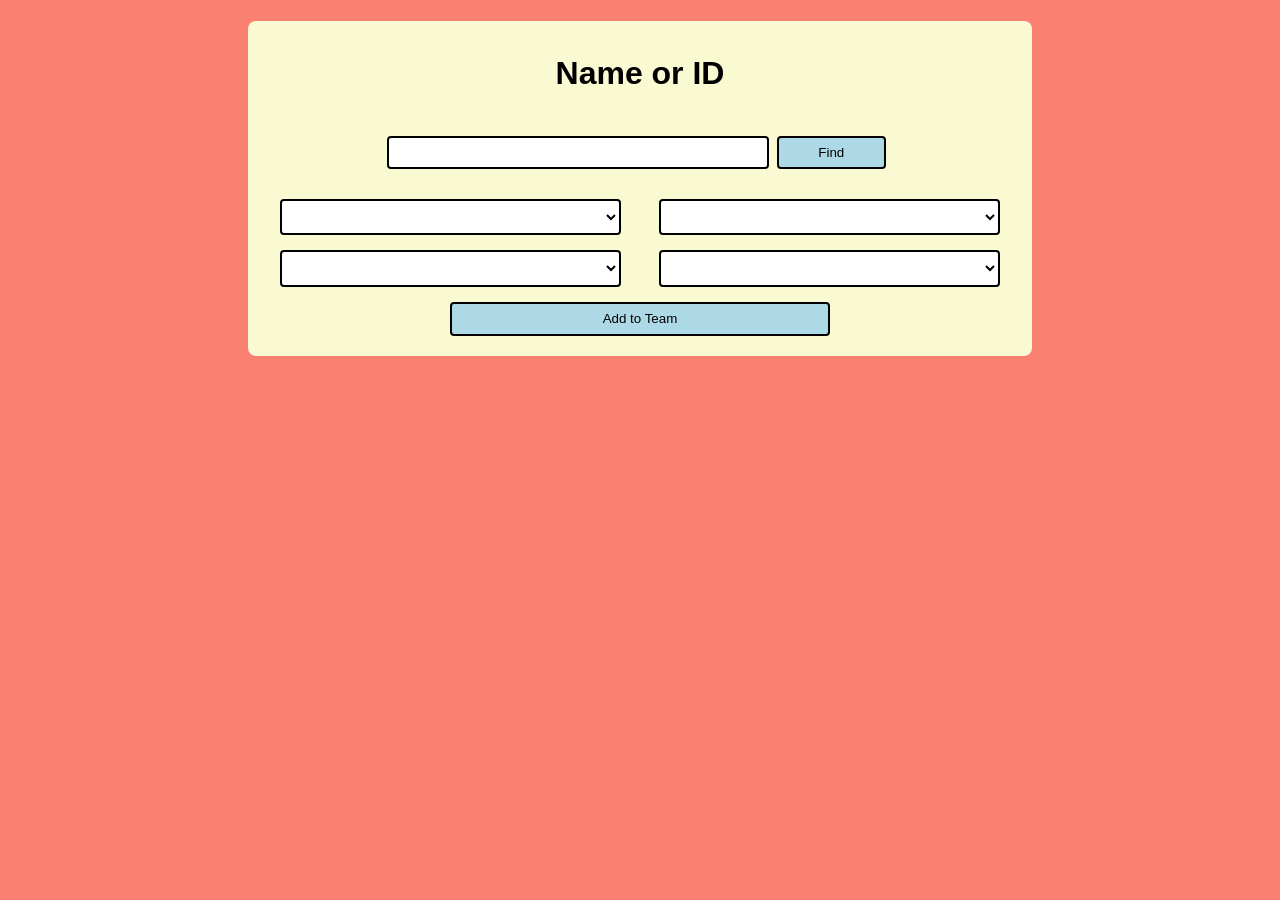
<file: webdev/pokeAPIhtml.html>
<!DOCTYPE html>
<html lang="en">

<head>
  <link rel = "stylesheet" href = "pokeAPICSS.css">
  <title>Pokemon API</title>
  <script src="pokeAPIJS.js"></script>
</head>

<body>
  <main>
    <div id="content">
      
      <h1>Name or ID</h1>
        
      <div id="entry">
        <input type="text" id="inputArea" required>
        <button onclick="findPokemon()" id="findButton">Find</button>
      </div>

      <div id="IMAGE"></div>

      <div id="player"></div>
      
      <select id="select1"></select>
      <select id="select2"></select>
      <select id="select3"></select>
      <select id="select4"></select>

      <button id="add" onclick="addToTeam()">Add to Team</button>

      <div id="team"></div>
    </div>

  </main>
 



</body>
</file>
<file: index_stylesheet.css>
#links{
  display: flex;
  align-items: center;
  flex-direction: column;
}

body{
  display: flex;
  align-items: center;
  flex-direction: column;
}

#Resume{
  font-size: 30px;
}
</file>
<file: webdev/css1.css>
h1{
  font-size: 4em;
  text-align: center;
  font-family: Arial, Helvetica, sans-serif;
}
h2{
  font-family: Arial, Helvetica, sans-serif;
  font-size: 2em;
}



#paragraph2{
  background-color: white;
  border: 5px green;
  border-style: solid;
  line-height: 2em;
  width: 60%;
  padding-top: 1em;
  padding-bottom: 1em;
  padding-right: 3em;
  padding-left: 3em;
}
body{
  background-color: lightblue;
}

.blue{
  padding: 1.15em;
  background-color:darkblue;
  color: white;
}

table{
  border: 2px;
  background-color: white;
  border-style: solid;
  border-color: black;
  border-collapse: collapse;
}

th{
  background-color: darkgray;
  border: 2px;
  border-color: black;
  border-style: solid;
}

td{
  border: 2px;
  border-color: black;
  border-style: solid;
  padding: 1em;
  
  
}

ol{
  list-style: decimal-leading-zero;
}
ol a{
  color: blue;
}

a{color: red;}
</file>
<file: webdev/EnterpriseSQL.css>
body{
  display:flex;
  align-items: center;
  flex-direction: column;
}
</file>
<file: webdev/cssblog.css>
header{
  background-color: black;
  font-family: Arial, Helvetica, sans-serif;
  position: sticky;
  top: 0;
  left: 0;
  width: 100%;
  z-index: 100;
}

body{
  display: flex;
}

main{
  width: 90%;
}

header p{
  display: inline-block;
  background-color: red;
  font-size: xx-large;
  color: black;
  text-align: center;
  width: 100%;
}

header button{
  background-color: blue;
  color: white;
  padding: 20px;
  float: left;
  width: 20%;
  
} 

header nav{
  display: flex;
  justify-content: space-around;
}
nav{
  
  width: 100%;
}


h1{
  width: 100%;
  position: relative;
  text-align: center;
}


#jumpMenu{
  display: grid;
  height: 100vh;
  background-color: gold;
  position: sticky;
  top: 0;
  left: 0;
  width: 15%;
  text-align: center;
  
  
}
#jumpMenu a{
  width: 100%;
  float: left;
  clear: both;
  
}




#thanks{
  position: fixed;
  bottom: 0px;
  right: 0px;
  background-color: paleturquoise;
  padding: 20px;
}

#container{
  display: flex;
  flex-wrap: wrap;
  
  
  
  width: 100%;
  
}
article{
  width: 300px;
  padding: 5px;
}

footer{
  background-color: black;
  color: white;
  text-align: center;
  font-family: Arial, Helvetica, sans-serif;
  padding: 10px;
}
</file>
<file: webdev/7_transition.css>
body{
  display: flex;
}

#menuItems{
  background-color: black;
  text-align: center;
  width: 10%;
  font-family: Arial, Helvetica, sans-serif;
}


main{
  width: 90%;
}

header{
  background-color: red;
  font-size: 36px;
  text-align: center;
  font-family: Arial, Helvetica, sans-serif;
  padding: 15px;
}

button{
  background-color: blue;
  width: 100%;
  font-size: x-large;
  color: white;

  padding: 10px;
}

button:hover{
  background-color: darkgoldenrod;
}

#recentArticles:hover + #jumpMenu{
  display: block;
}


#jumpMenu{
  background-color: goldenrod;
  display: none;
  list-style-type: none;
  margin: 0;
  padding: 0;
}

#jumpMenu:hover{
  display: block;
  width: 100%;
}

li:hover{
  background-color: blue;
}

li:hover a {
  color: black;
}

h1{
  text-align: center;
  font-size: 36px;
}

#container{
  display: flex;
  flex-wrap: wrap;
  width: 100%;
  justify-content: center;
}

article{
  color:lightgray;
  padding: 10px;
  width: 20%;
  height:20%;
  font-size: 15px;
  transition: color 2s, width 2s, font-size 2s;
}

article p{
  font-family: Arial, Helvetica, sans-serif;
}

article p:first-of-type::first-letter{
  font-size: 36px;
  font-family: 'Times New Roman', Times, serif;
}

article:hover{
  color: black;
  font-size: 20px;
  width: 30%;
  height: 30%;
}

h2{
  font-family: Arial, Helvetica, sans-serif;
}


article p a::after{
  content:url(csspic/arrow.png);
}

#thanks{
  background-color: lightblue;
  position: fixed;
  bottom: 0;
  right: 0;
  padding: 20px;
  font-size: x-large;
  border: 1px solid black;
}


footer{
  background-color: black;
  text-align: center;
  color: white;
}
</file>
<file: webdev/10_css.css>
#showArea
{
    display: flex;
    flex-direction: column;
    width: 75%;
    margin: auto;
    margin-top: 30px;
}

#toggleButtons
{
    margin: auto;
    display: flex;
    width: 20%;
    justify-content: space-evenly;
}

#toggleButtons > *
{
    height: 50px;
    border-radius: 10px;
}

form#newContent{
    display: none;
    flex-direction: column;
    margin: auto;
    width: 75%;
    align-items: center;
}

form#filterContent{
    display: block;
    margin: auto;
}

.formRow
{
    width: 400px;
    font-size: 1.3em;
}

article.opinion{
    border: 1px solid red;
}

article.recipe{
    border: 1px solid lightskyblue;
}

article.update{
    border: 1px solid lightseagreen;
}

.marker
{
    float:right;
    font-size: 1.5em;
}

.date
{
    float:left;
    font-size: 1.5em;
}


.opinion .marker
{
    background-color: red;
}

.recipe .marker
{
    background-color: lightskyblue;
}

.update .marker
{
    background-color: lightseagreen;
}




body{
    padding: 0;
    margin: 0;
    width: 100%;
}

main{
    width: 100%;
}

main h1
{
    text-align: center;
    font-size: clamp(12px, 4vw, 24px);
}


header{
    background-color: goldenrod;
    text-align: center;
    position: sticky;
    top: 0px;
    font-size: 2.5vw;
    width: 100%;
    margin: 0;
    border: 1px solid black;
    font-family: 'Trebuchet MS', 'Lucida Sans Unicode', 'Lucida Grande', 'Lucida Sans', Arial, sans-serif;
}

main > div#articleList
{
    display:flex;
    flex-wrap: wrap;
    align-items: stretch;
    justify-content: center;
    font-family:'Lucida Sans', 'Lucida Sans Regular', 'Lucida Grande', 'Lucida Sans Unicode', Geneva, Verdana, sans-serif
}

article{
    width: 30%;
    margin-left:1.5%;
    margin-right: 1.5%;
    text-align: justify;
    font-size: clamp(8px, 1.5vw, 12px);
    border-radius: 5px;
}



footer
{
    padding-top: 5vh;
    font-size: 2vw;
    padding-bottom: 10vh;
    color: white;
    background-color: black;
}

a:visited
{
    color: darkblue;
}

footer p{
    text-align: center;
    margin: auto;
    width: 50%;
    
}

address > div
{
    display: grid;
    grid-template-columns: auto auto;
    justify-content: space-evenly;
    width: 75%;
    margin: auto;
}

nav{
    display: flex;
    flex-wrap: nowrap;
    width: 100%;
    margin: 0;
    padding: 0;
    justify-content: space-evenly;
    background-color: black;
}

nav button
{
    color:white;
    background-color: blue;
    text-decoration: none;
    font-size: 1.5vw;
    display: inline;
    width: 20%;
    padding: 1vw 0vw;
    text-wrap-mode: nowrap;
}

nav button:hover{
    background-color:darkgoldenrod;
}

nav button:active{
    background-color: gold;
}





@media screen and (max-width: 600px) {
    article{
        width: 75%;
        margin: auto;
    }
}

@media screen and (max-width: 1000px){

    main{
        width: 100%;
    }

    header{
        width: 100%;
    }
}
</file>
<file: webdev/minesweeperCSS.css>
body{
  display: flex;
  align-items: center;
  flex-direction: column;
}
</file>
<file: webdev/pokeAPICSS.css>
main{
  display: flex;
  justify-content: center;
  align-items: center;
}

div{
  display:flex;
  align-items: center;
  justify-content: center;
}

#content{
  display:flex;
  align-items: center;
  justify-content: space-around;
  flex-wrap: wrap;
  width: 60%;
  margin: 1%;
  background-color:lightgoldenrodyellow;
  border-radius: 8px;
  padding: 1%;
}

body{
  font-family: 'Franklin Gothic Medium', 'Arial Narrow', Arial, sans-serif;
  background-color: salmon;
}

h1{
  display: flex;
  justify-content: center;
  width: 100%;
}

select{
  width: 45%;
  display: flex;
  justify-content: center;
  flex-wrap: wrap;
  border-radius: 4px;
  padding: 1%;
  margin: 1%;
  background-color: white;
  border: 2px solid black;
}

#add{
  display: flex;
  align-items: center;
  justify-content: center;
  width: 50%;
  margin: 1%;
  padding: 1%;
}

#entry{
  width: 100%;
  display: flex;
  justify-content: center;
  margin: 1%;
  padding: 1%;
}

input{
  width: 50%;
  padding: 1%;
}
#findButton{
  width: 15%;
  margin: 1%;
  padding: 1%;
}

#IMAGE{
  display: flex;
  justify-content: center;
  align-items: center;
  width: 100%;

}

#player{
  display: none;
  justify-content: center;
  align-items: center;
  width: 100%;
}

#play{
  width: 50%;
  margin: 1%;
}

#team{
  width: 100%;
  align-items: center;
  justify-content: center;
  flex-direction: column;

}

#member{
  border: 2px solid black;
  margin: 1%;
  padding-left: 5%;
  padding-right: 5%;
  padding-top: 1%;
  padding-bottom: 1%;
  border-radius: 8px;
  background-color: white;
  width: 20%;
}

button{
  background-color: lightblue;
  border: 2px solid black;
  border-radius: 4px;
}

input{
  background-color: white;
  border: 2px solid black;
  border-radius: 4px;
}

button:hover{
  background-color:cornflowerblue;
}
</file>
